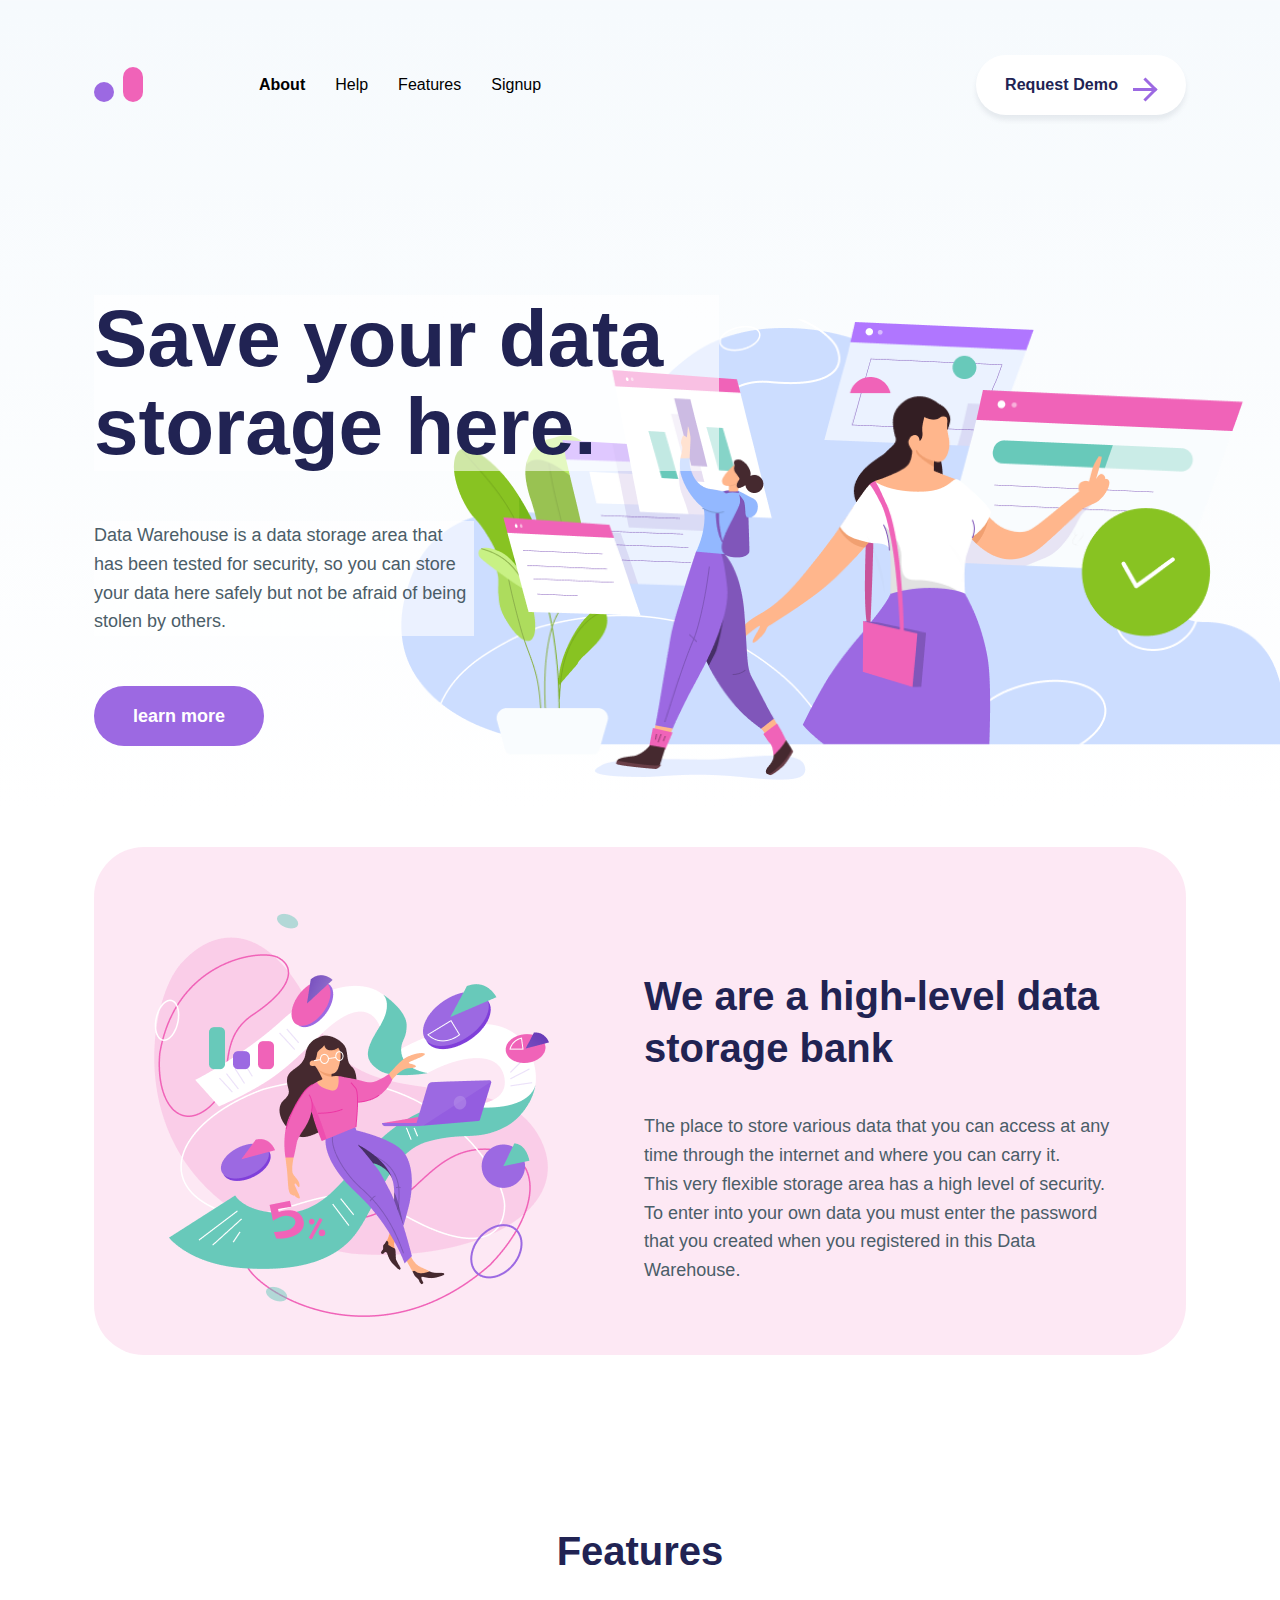
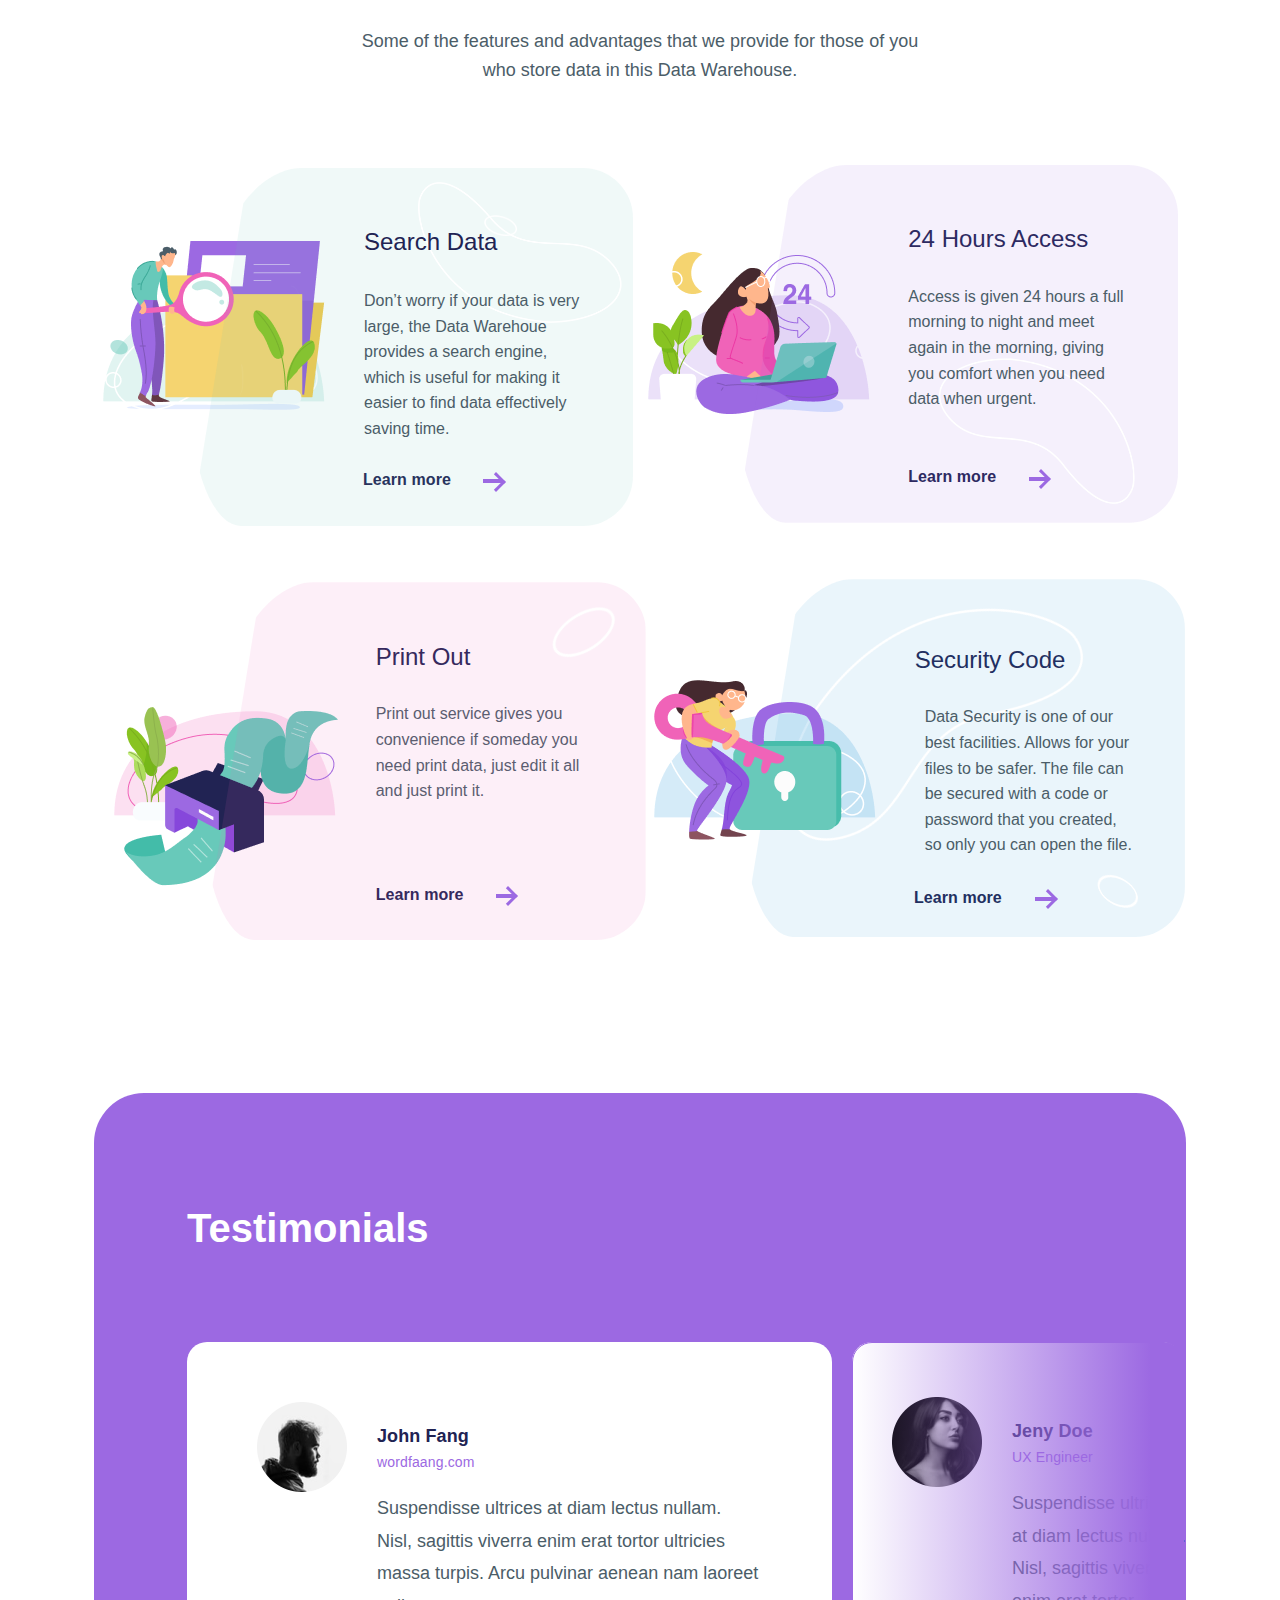
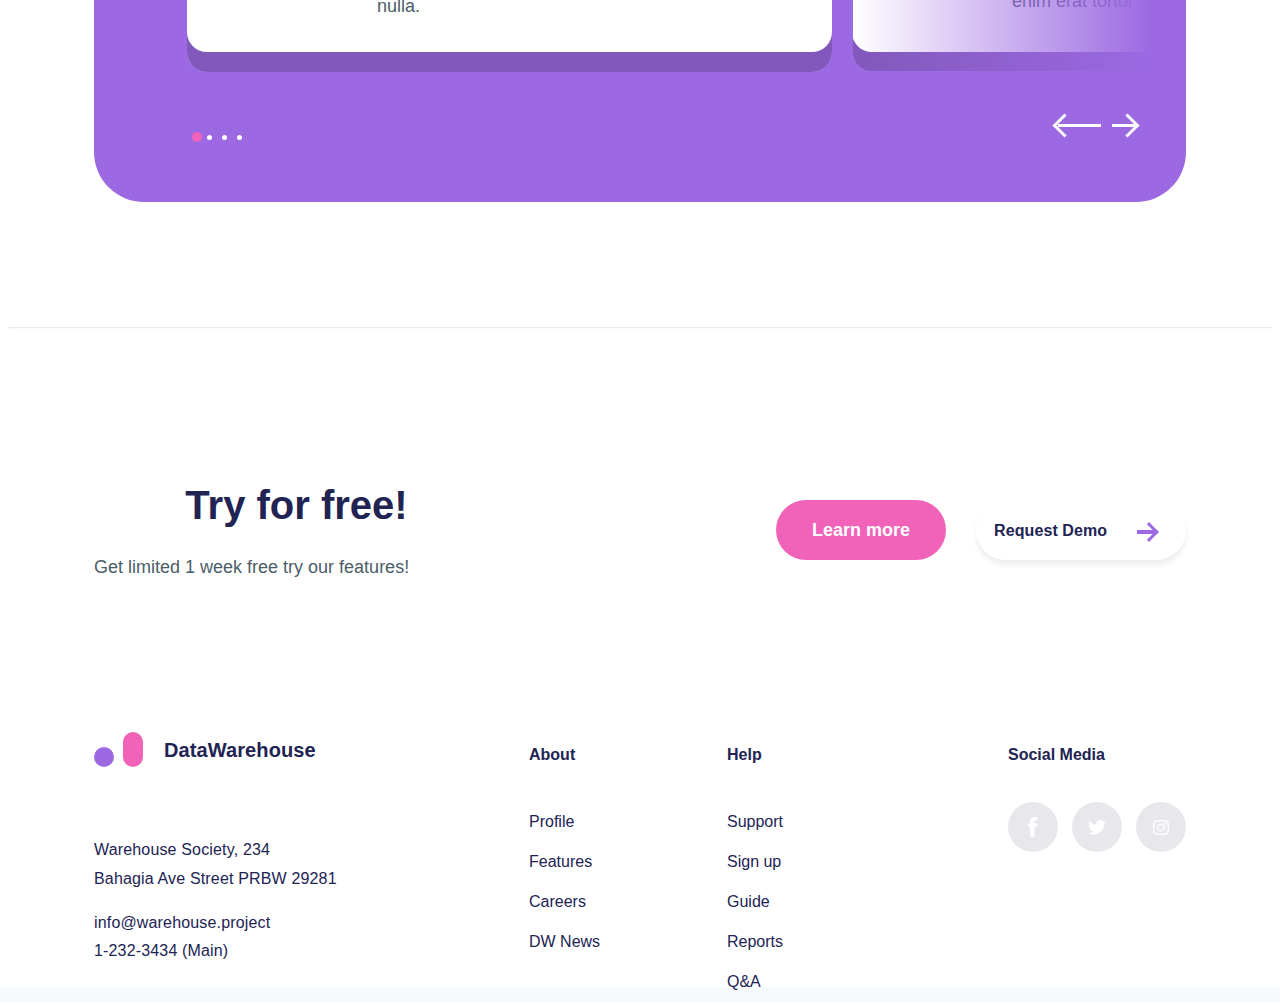
<file: index.html>
<!DOCTYPE html>
<html lang="en">
<head>
    <meta charset="UTF-8">
    <meta http-equiv="X-UA-Compatible" content="IE=edge">
    <meta name="viewport" content="width=device-width, initial-scale=1.0">
    <link rel="icon" type="image/png" href="./favicon.png">
    <link rel="stylesheet" href="./style.css">
    <title>Tom N. | HTML & CSS Engineer Mini Project</title>
</head>
<body>
    
    <nav class="navbar flex">
        <span class="navbar__dot1"></span>
        <span class="navbar__dot2"></span>
        <section class="navbar__logo">
            <span class="navbar__logo__dot1"></span>
            <span class="navbar__logo__dot2"></span>
        </section>
        <ul class="navbar__list">
            <li class="navbar__item navbar__item_active"><a class="navbar__item__link" href="About.html">About</a></li>
            <li class="navbar__item">
                <a class="navbar__item__link" href="#">Help</a>
            </li>
            <li class="navbar__item">
                <a class="navbar__item__link" href="#features">Features</a>
            </li>
            <li class="navbar__item">
                <a class="navbar__item__link" href="#">Signup</a>
            </li>
            <li class="navbar__item2"><a class="navbar__link" href="#">
                
                <button class="navbar__item2__linkButton">Request Demo
                    <Section class="navbar__item2__buttonArrow">
                        <span class="navbar__item2__buttonArrowLine"></span>
                        <span class="navbar__item2__buttonArrow1"></span>
                    </Section>    
                </button>
            </a>
                
            </li>
        </ul>
        <section class="navbar__button">
            <Section class="navbar__buttonArrow">
                <span class="navbar__buttonText">Request Demo</span>
                <span class="navbar__buttonArrowLine"></span>
                <span class="navbar__buttonArrow1"></span>
            </Section>
                <a class="navbar__link" href="#"><button class="navbar__link__button"></button></a>
        </section>
    </nav>


    <div class="container1">
        <img class="container1__img" src="./img/container1.png" alt="a person being able to click on many graphs">
        <span class="container1__header">Save your data storage here.</span>
        <span class="container1__text">Data Warehouse is a data storage area that has been tested for security, so you can store your data here safely but not be afraid of being stolen by others.</span>
        <a class="container1__learnMore" href="#"><button class="container1__learnMore__button">learn more</button></a>
    </div>

    <div class="container2">
        <img class="container2__img" src="./img/container2.png" alt="A person surrounded by many mathematic shapes">
        <span class="container2__header">We are a high-level data storage bank</span>
        <div class="container2__text">The place to store various data that you can access at any time through the internet and where you can carry it. <br>This very flexible storage area has a high level of security. To enter into your own data you must enter the password that you created when you registered in this Data Warehouse.</div>
    </div>

    <div class="container3">
        <span class="container3__header" id="features">Features</span>
        <span class="container3__text">Some of the features and advantages that we provide for those of you who store data in this Data Warehouse.</span>
    </div>

    <section class="container4 ">

        <div class="searchData">
            <img class="searchData__img" src="./img/searchData.png" alt="A person with a big magnifying glass looking through a computer folder">
        <span class="searchData__header">Search Data</span>
        <span class="searchData__text">Don’t worry if your data is very large, the Data Warehoue provides a search engine, which is useful for making it easier to find data effectively saving time.</span>
        <span class="searchData__roundedTrapezoid"></span>
        <img class="searchData__img2" src="./img/vector.png" alt="a white eclipse shape">
        <img class="searchData__img3" src="./img/ellipse.png" alt="a white smaller eclipse shape">
        <a class="searchData__link" href="#">Learn more</a>
        <span class="searchData__buttonArrow1"></span>
        <span class="searchData__buttonArrowLine"></span>
        </div>
        
        <div class="hoursAccess">
            <img class="hoursAccess__img" src="./img/hoursAccess.png" alt="A person with a big magnifying glass looking through a computer folder">
            <span class="hoursAccess__header">24 Hours Access</span>
            <span class="hoursAccess__text">Access is given 24 hours a full morning to night and meet again in the morning, giving you comfort when you need data when urgent.</span>
            <span class="hoursAccess__roundedTrapezoid"></span>
            <img class="hoursAccess__img2" src="./img/vector.png" alt="a white eclipse shape">
            <a class="hoursAccess__link" href="#">Learn more</a>
            <span class="hoursAccess__buttonArrow1"></span>
            <span class="hoursAccess__buttonArrowLine"></span>
        </div>

        <div class="printOut">
            <img class="printOut__img" src="./img/printOut.png" alt="A person with a big magnifying glass looking through a computer folder">
            <span class="printOut__header">Print Out</span>
            <span class="printOut__text">Print out service gives you convenience if someday
                you need print data, just edit it all and just print it.</span>
                <span class="printOut__roundedTrapezoid"></span>
                <img class="printOut__img2" src="./img/ellipse.png" alt="a white smaller eclipse shape">
                <a class="printOut__link" href="#">Learn more</a>
                <span class="printOut__buttonArrow1"></span>
                <span class="printOut__buttonArrowLine"></span>
            </div>
            
            <div class="securityCode">
            <img class="securityCode__img" src="./img/securityCode.png" alt="A person with a big magnifying glass looking through a computer folder">
            <span class="securityCode__header">Security Code</span>
            <span class="securityCode__text">Data Security is one of our best facilities. Allows for your files
                to be safer. The file can be secured with a code or password that 
                you created, so only you can open the file.</span>
                <span class="securityCode__roundedTrapezoid"></span>
                <img class="securityCode__img2" src="./img/vector.png" alt="a white eclipse shape">
                <img class="securityCode__img3" src="./img/ellipse.png" alt="a white smaller eclipse shape">
                <a class="securityCode__link" href="#">Learn more</a>
                <span class="securityCode__buttonArrow1"></span>
                <span class="securityCode__buttonArrowLine"></span>
            </div>
        </section>
            
        
    <div class="container5">
        <span class="container5__header">Testimonials</span>
        <Section class="container5__buttonArrow">
            <span class="container5__buttonArrow1"></span>
            <span class="container5__buttonArrowLine"></span>
            <span class="container5__buttonArrow2"></span>
            <span class="container5__buttonArrowLine2"></span>
        </Section>
        <span class="container5__users">
            <img class="container5__users__img" src="./img/john_fang.png" alt="user profile picture">
            <span class="container5__users__name">John Fang </span>
            <span class="container5__users__position">wordfaang.com</span>
            <div class="container5__users__text">Suspendisse ultrices at diam lectus nullam. <br>Nisl, sagittis viverra enim erat tortor ultricies massa turpis. Arcu pulvinar aenean nam laoreet nulla.</div>
        </span>
        <span class="container5__users2Background"></span>
        <span class="container5__users2">
            <img class="container5__users2__img" src="./img/jeny_doe.png" alt="user profile picture">
            <span class="container5__users2__name">Jeny Doe</span>
            <span class="container5__users2__position">UX Engineer</span>
            <span class="container5__users2__text">Suspendisse ultrices at diam lectus nullam. Nisl, sagittis viverra enim erat tortor</span>
        </span>
        <span class="container5__ellipse">
            <span class="container5__ellipse__dot1"></span>
            <span class="container5__ellipse__dot2"></span>
            <span class="container5__ellipse__dot3"></span>
            <span class="container5__ellipse__dot4"></span>
        </span>
    </div>
    <hr>
    <footer class="footer">
        <span class="footer__line"></span>
        <span class="footer__free">Try for free!</span>
        <span class="footer__freeText">Get limited 1 week free try our features!</span>
        <section class="footer__buttons">
            <a href="#" class="footer__buttons__learnMore">Learn more</a>
            <a href="#" class="footer__buttons__requestDemo">&nbsp&nbsp&nbsp Request Demo</a>
            <span class="footer__buttons__arrowLine"></span>
            <span class="footer__buttons__arrow"></span>
        </section>
        <span class="footer__dot1"></span>
        <span class="footer__dot2"></span>
        <span class="footer__company">DataWarehouse</span>
        <span class="footer__address">Warehouse Society, 234 <br> Bahagia Ave Street PRBW 29281
            </span>
        <span class="footer__phone">info@warehouse.project<br>
            1-232-3434 (Main)</span>
        <span class="footer__about">About</span>
        <span class="footer__help">Help</span>
        <span class="footer__aboutLinks">
            <ul class="footer__aboutLinks__list">
                <li class="footer__aboutLinks__item">
                    <a class="footer__aboutLinks__item__link" href="#">Profile</a></li>
                <li class="footer__aboutLinks__item">
                    <a class="footer__aboutLinks__item__link" href="#">Features</a></li>
                <li class="footer__aboutLinks__item">
                    <a class="footer__aboutLinks__item__link" href="#">Careers</a></li>
                <li class="footer__aboutLinks__item">
                    <a class="footer__aboutLinks__item__link" href="#">DW News</a></li>
            </ul>
        </span>
        <span class="footer__helpLinks">
            <ul class="footer__helpLinks__list">
                <li class="footer__helpLinks__item"><a class="footer__helpLinks__item__link" href="#">Support</a></li>
                <li class="footer__helpLinks__item"><a class="footer__helpLinks__item__link" href="#">Sign up</a></li>
                <li class="footer__helpLinks__item"><a class="footer__helpLinks__item__link" href="#">Guide</a></li>
                <li class="footer__helpLinks__item"><a class="footer__helpLinks__item__link" href="#">Reports</a></li>
                <li class="footer__helpLinks__item"><a class="footer__helpLinks__item__link" href="#">Q&A</a></li>
            </ul>
        </span>
        <section class="footer__socialMedia">
            <span class="footer__socialMedia__header">Social Media</span>
            <section class="footer__socialMedia__icons">
                <span class="footer__socialMedia__facebook"></span>
                <span class="footer__socialMedia__twitter"></span>
                <span class="footer__socialMedia__instagram"></span>
            </section>
        </section>
    </footer>
</body>
<script src="main.js"></script>
</html>
</file>
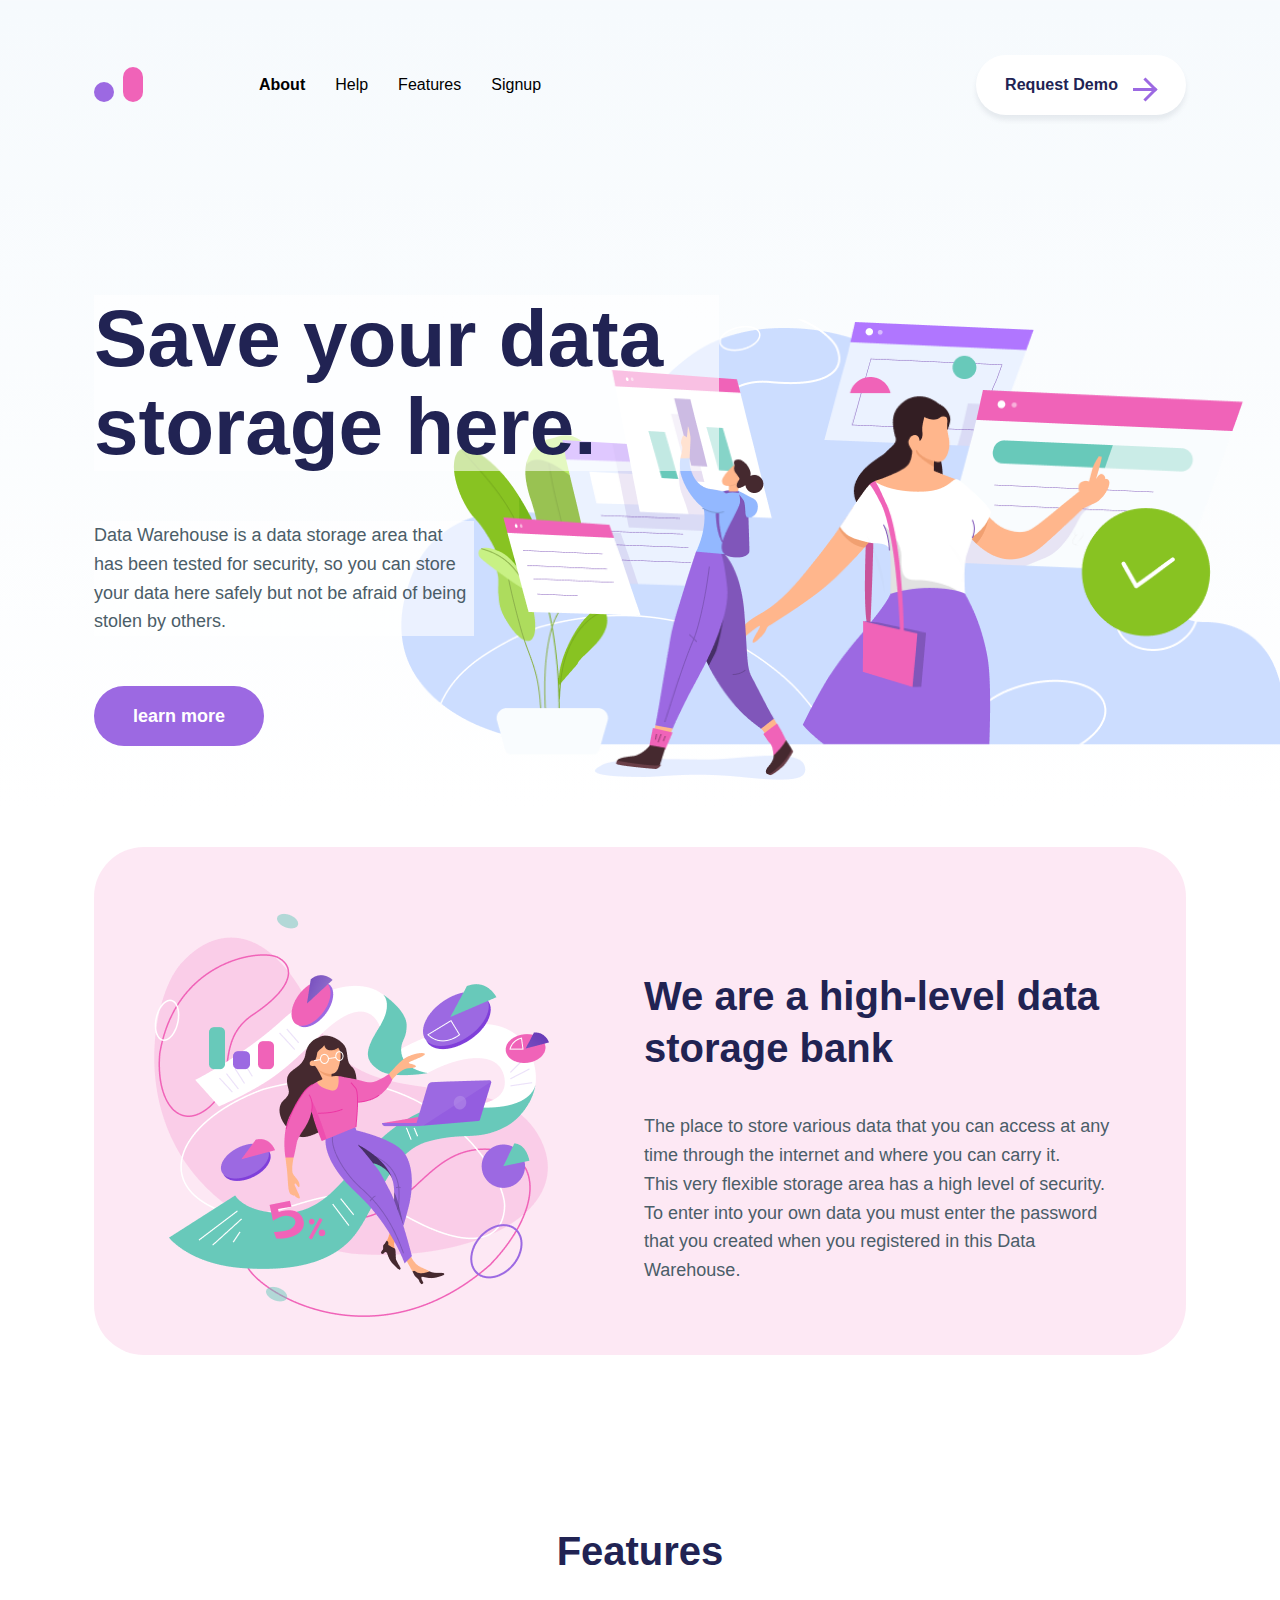
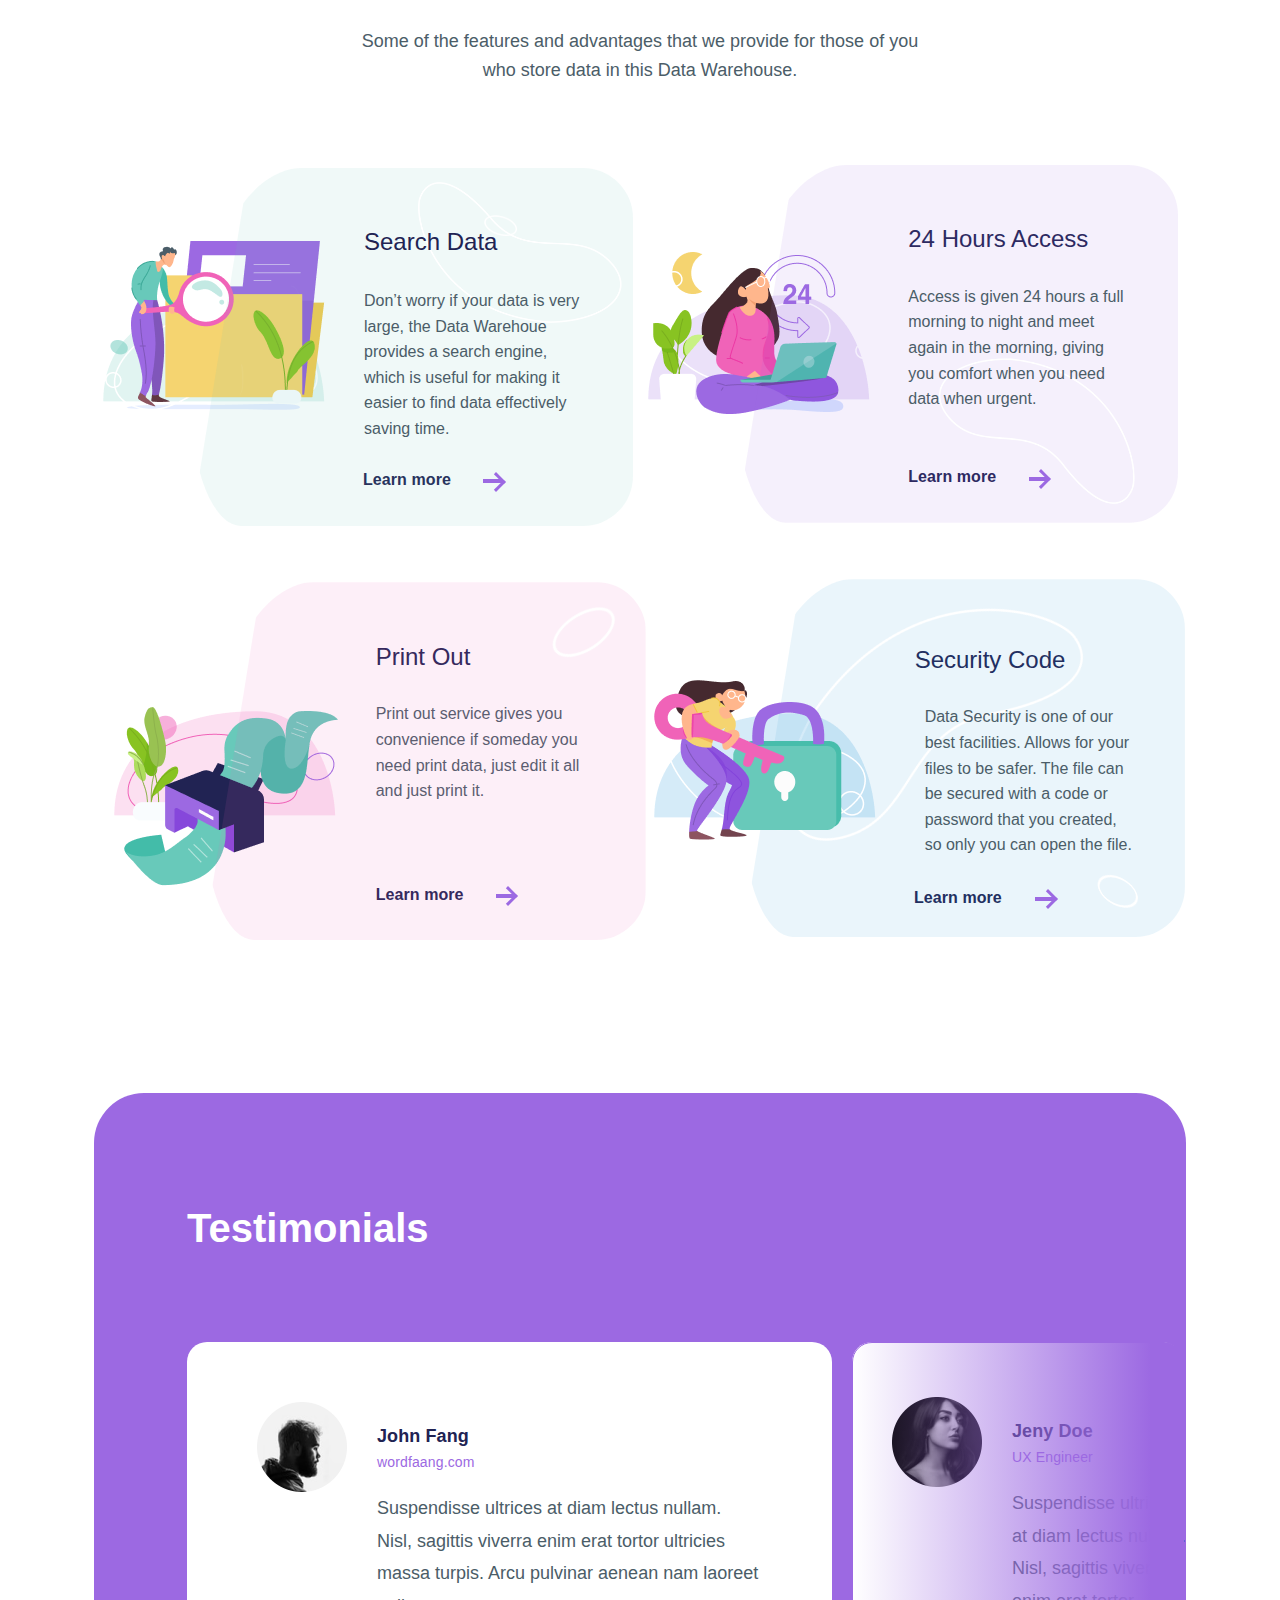
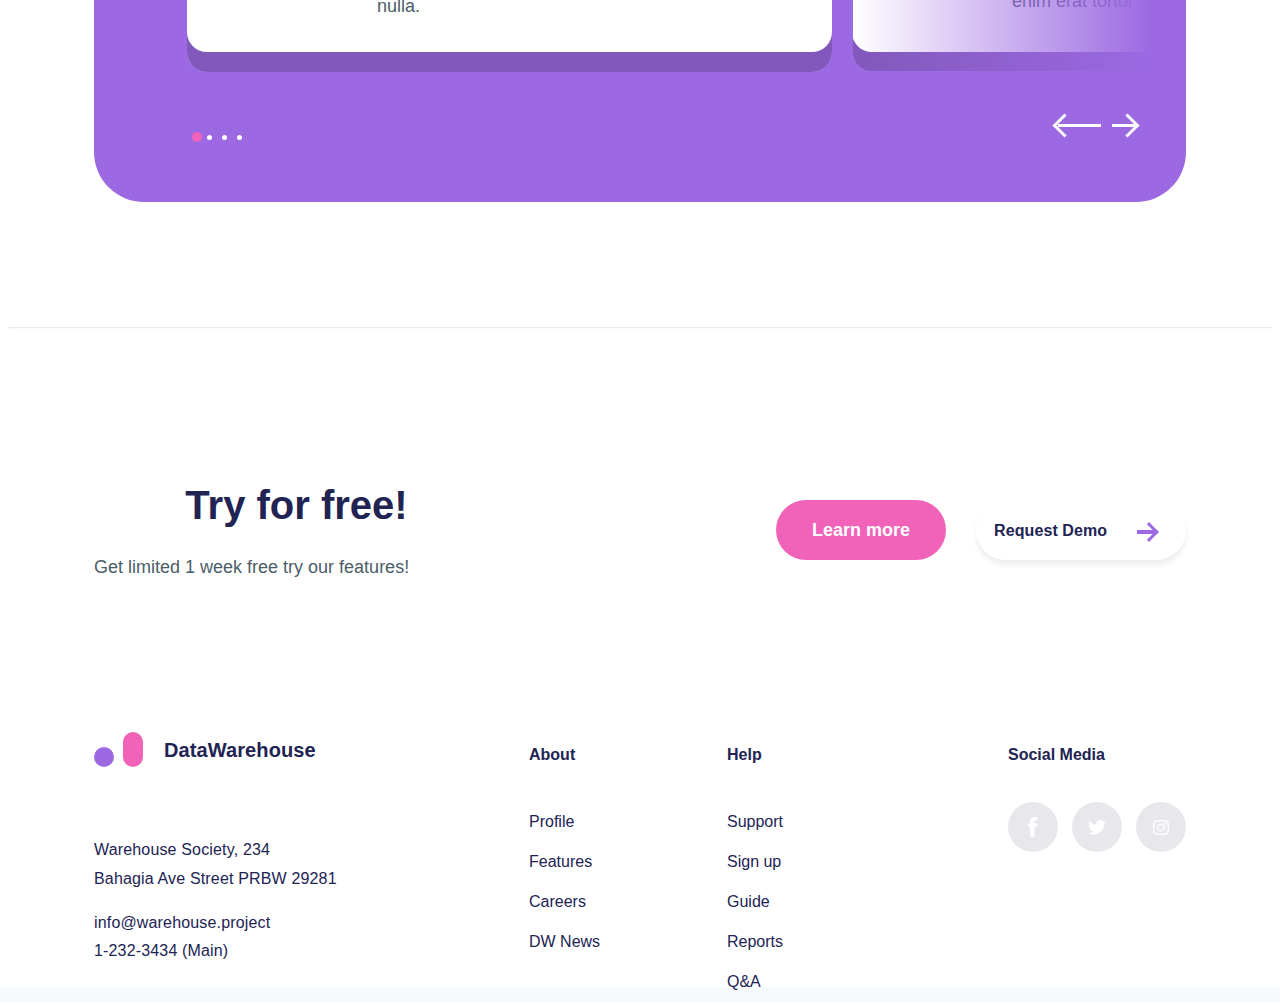
<file: About.html>
<!DOCTYPE html>
<html lang="en">
<head>
    <meta charset="UTF-8">
    <meta http-equiv="X-UA-Compatible" content="IE=edge">
    <meta name="viewport" content="width=device-width, initial-scale=1.0">
    <link rel="icon" type="image/png" href="./favicon.png">
    <link rel="stylesheet" href="./style.css">
    <title>Tom N. | HTML & CSS Engineer Mini Project</title>
</head>
<body>
    
    <nav class="navbar flex">
        <span class="navbar__dot1"></span>
        <span class="navbar__dot2"></span>
        <section class="navbar__logo">
            <span class="navbar__logo__dot1"></span>
            <span class="navbar__logo__dot2"></span>
        </section>
        <ul class="navbar__list">
            <li class="navbar__item navbar__item_active"><a class="navbar__item__link" href="#">About</a></li>
            <li class="navbar__item">
                <a class="navbar__item__link" href="#">Help</a>
            </li>
            <li class="navbar__item">
                <a class="navbar__item__link" href="#features">Features</a>
            </li>
            <li class="navbar__item">
                <a class="navbar__item__link" href="#">Signup</a>
            </li>
            <li class="navbar__item2"><a class="navbar__link" href="#">
                
                <button class="navbar__item2__linkButton">Request Demo
                    <Section class="navbar__item2__buttonArrow">
                        <span class="navbar__item2__buttonArrowLine"></span>
                        <span class="navbar__item2__buttonArrow1"></span>
                    </Section>    
                </button>
            </a>
                
            </li>
        </ul>
        <section class="navbar__button">
            <Section class="navbar__buttonArrow">
                <span class="navbar__buttonText">Request Demo</span>
                <span class="navbar__buttonArrowLine"></span>
                <span class="navbar__buttonArrow1"></span>
            </Section>
                <a class="navbar__link" href="#"><button class="navbar__link__button"></button></a>
        </section>
    </nav>


    <div class="container1">
        <img class="container1__img" src="./img/container1.png" alt="a person being able to click on many graphs">
        <span class="container1__header">Save your data storage here.</span>
        <span class="container1__text">Data Warehouse is a data storage area that has been tested for security, so you can store your data here safely but not be afraid of being stolen by others.</span>
        <a class="container1__learnMore" href="#"><button class="container1__learnMore__button">learn more</button></a>
    </div>

    <div class="container2">
        <img class="container2__img" src="./img/container2.png" alt="A person surrounded by many mathematic shapes">
        <span class="container2__header">We are a high-level data storage bank</span>
        <div class="container2__text">The place to store various data that you can access at any time through the internet and where you can carry it. <br>This very flexible storage area has a high level of security. To enter into your own data you must enter the password that you created when you registered in this Data Warehouse.</div>
    </div>

    <div class="container3">
        <span class="container3__header" id="features">Features</span>
        <span class="container3__text">Some of the features and advantages that we provide for those of you who store data in this Data Warehouse.</span>
    </div>

    <section class="container4 ">

        <div class="searchData">
            <img class="searchData__img" src="./img/searchData.png" alt="A person with a big magnifying glass looking through a computer folder">
        <span class="searchData__header">Search Data</span>
        <span class="searchData__text">Don’t worry if your data is very large, the Data Warehoue provides a search engine, which is useful for making it easier to find data effectively saving time.</span>
        <span class="searchData__roundedTrapezoid"></span>
        <img class="searchData__img2" src="./img/vector.png" alt="a white eclipse shape">
        <img class="searchData__img3" src="./img/ellipse.png" alt="a white smaller eclipse shape">
        <a class="searchData__link" href="#">Learn more</a>
        <span class="searchData__buttonArrow1"></span>
        <span class="searchData__buttonArrowLine"></span>
        </div>
        
        <div class="hoursAccess">
            <img class="hoursAccess__img" src="./img/hoursAccess.png" alt="A person with a big magnifying glass looking through a computer folder">
            <span class="hoursAccess__header">24 Hours Access</span>
            <span class="hoursAccess__text">Access is given 24 hours a full morning to night and meet again in the morning, giving you comfort when you need data when urgent.</span>
            <span class="hoursAccess__roundedTrapezoid"></span>
            <img class="hoursAccess__img2" src="./img/vector.png" alt="a white eclipse shape">
            <a class="hoursAccess__link" href="#">Learn more</a>
            <span class="hoursAccess__buttonArrow1"></span>
            <span class="hoursAccess__buttonArrowLine"></span>
        </div>

        <div class="printOut">
            <img class="printOut__img" src="./img/printOut.png" alt="A person with a big magnifying glass looking through a computer folder">
            <span class="printOut__header">Print Out</span>
            <span class="printOut__text">Print out service gives you convenience if someday
                you need print data, just edit it all and just print it.</span>
                <span class="printOut__roundedTrapezoid"></span>
                <img class="printOut__img2" src="./img/ellipse.png" alt="a white smaller eclipse shape">
                <a class="printOut__link" href="#">Learn more</a>
                <span class="printOut__buttonArrow1"></span>
                <span class="printOut__buttonArrowLine"></span>
            </div>
            
            <div class="securityCode">
            <img class="securityCode__img" src="./img/securityCode.png" alt="A person with a big magnifying glass looking through a computer folder">
            <span class="securityCode__header">Security Code</span>
            <span class="securityCode__text">Data Security is one of our best facilities. Allows for your files
                to be safer. The file can be secured with a code or password that 
                you created, so only you can open the file.</span>
                <span class="securityCode__roundedTrapezoid"></span>
                <img class="securityCode__img2" src="./img/vector.png" alt="a white eclipse shape">
                <img class="securityCode__img3" src="./img/ellipse.png" alt="a white smaller eclipse shape">
                <a class="securityCode__link" href="#">Learn more</a>
                <span class="securityCode__buttonArrow1"></span>
                <span class="securityCode__buttonArrowLine"></span>
            </div>
        </section>
            
        
    <div class="container5">
        <span class="container5__header">Testimonials</span>
        <Section class="container5__buttonArrow">
            <span class="container5__buttonArrow1"></span>
            <span class="container5__buttonArrowLine"></span>
            <span class="container5__buttonArrow2"></span>
            <span class="container5__buttonArrowLine2"></span>
        </Section>
        <span class="container5__users">
            <img class="container5__users__img" src="./img/john_fang.png" alt="user profile picture">
            <span class="container5__users__name">John Fang </span>
            <span class="container5__users__position">wordfaang.com</span>
            <div class="container5__users__text">Suspendisse ultrices at diam lectus nullam. <br>Nisl, sagittis viverra enim erat tortor ultricies massa turpis. Arcu pulvinar aenean nam laoreet nulla.</div>
        </span>
        <span class="container5__users2Background"></span>
        <span class="container5__users2">
            <img class="container5__users2__img" src="./img/jeny_doe.png" alt="user profile picture">
            <span class="container5__users2__name">Jeny Doe</span>
            <span class="container5__users2__position">UX Engineer</span>
            <span class="container5__users2__text">Suspendisse ultrices at diam lectus nullam. Nisl, sagittis viverra enim erat tortor</span>
        </span>
        <span class="container5__ellipse">
            <span class="container5__ellipse__dot1"></span>
            <span class="container5__ellipse__dot2"></span>
            <span class="container5__ellipse__dot3"></span>
            <span class="container5__ellipse__dot4"></span>
        </span>
    </div>
    <hr>
    <footer class="footer">
        <span class="footer__line"></span>
        <span class="footer__free">Try for free!</span>
        <span class="footer__freeText">Get limited 1 week free try our features!</span>
        <section class="footer__buttons">
            <a href="#" class="footer__buttons__learnMore">Learn more</a>
            <a href="#" class="footer__buttons__requestDemo">&nbsp&nbsp&nbsp Request Demo</a>
            <span class="footer__buttons__arrowLine"></span>
            <span class="footer__buttons__arrow"></span>
        </section>
        <span class="footer__dot1"></span>
        <span class="footer__dot2"></span>
        <span class="footer__company">DataWarehouse</span>
        <span class="footer__address">Warehouse Society, 234 <br> Bahagia Ave Street PRBW 29281
            </span>
        <span class="footer__phone">info@warehouse.project<br>
            1-232-3434 (Main)</span>
        <span class="footer__about">About</span>
        <span class="footer__help">Help</span>
        <span class="footer__aboutLinks">
            <ul class="footer__aboutLinks__list">
                <li class="footer__aboutLinks__item">
                    <a class="footer__aboutLinks__item__link" href="#">Profile</a></li>
                <li class="footer__aboutLinks__item">
                    <a class="footer__aboutLinks__item__link" href="#">Features</a></li>
                <li class="footer__aboutLinks__item">
                    <a class="footer__aboutLinks__item__link" href="#">Careers</a></li>
                <li class="footer__aboutLinks__item">
                    <a class="footer__aboutLinks__item__link" href="#">DW News</a></li>
            </ul>
        </span>
        <span class="footer__helpLinks">
            <ul class="footer__helpLinks__list">
                <li class="footer__helpLinks__item"><a class="footer__helpLinks__item__link" href="#">Support</a></li>
                <li class="footer__helpLinks__item"><a class="footer__helpLinks__item__link" href="#">Sign up</a></li>
                <li class="footer__helpLinks__item"><a class="footer__helpLinks__item__link" href="#">Guide</a></li>
                <li class="footer__helpLinks__item"><a class="footer__helpLinks__item__link" href="#">Reports</a></li>
                <li class="footer__helpLinks__item"><a class="footer__helpLinks__item__link" href="#">Q&A</a></li>
            </ul>
        </span>
        <section class="footer__socialMedia">
            <span class="footer__socialMedia__header">Social Media</span>
            <section class="footer__socialMedia__icons">
                <span class="footer__socialMedia__facebook"></span>
                <span class="footer__socialMedia__twitter"></span>
                <span class="footer__socialMedia__instagram"></span>
            </section>
        </section>
    </footer>
</body>
<script src="main.js"></script>
</html>
</file>
<file: style.css>
html {
  scroll-behavior: smooth;
}

body {
  font-family: "Avenir", sans-serif;
  font-weight: 500;
  position: relative;
  background: -webkit-gradient(linear, left top, left bottom, from(#F6FAFD), color-stop(19.4%, #FFFFFF));
  background: linear-gradient(180deg, #F6FAFD 0%, #FFFFFF 19.4%);
}

@media screen and (min-width: 1600px) {
  body {
    max-width: 1600px;
    width: 80vw;
    height: 4350px;
  }
}

@media screen and (min-width: 1600px) {
  .navbar__dot1 {
    position: absolute;
    left: 240px;
    top: 74px;
    height: 20px;
    width: 20px;
    background-color: #9c69e2;
    border-radius: 20px;
  }
  .navbar__dot2 {
    position: absolute;
    left: 269px;
    top: 59px;
    height: 35px;
    width: 20px;
    background-color: #f063b8;
    border-radius: 20px;
  }
  .navbar__list {
    margin: 0;
    padding: 0;
    list-style: none;
  }
  .navbar__item {
    position: absolute;
    color: #4B5D68;
    line-height: 160%;
    top: 64px;
    height: 26px;
  }
  .navbar__item_active {
    font-weight: 800;
    position: absolute;
    left: 410px;
    top: 62px;
    height: 30px;
    width: 53px;
    color: #212352;
  }
  .navbar__item:nth-child(2) {
    width: 35px;
    left: 503px;
  }
  .navbar__item:nth-child(3) {
    width: 63px;
    left: 578px;
  }
  .navbar__item:nth-child(4) {
    width: 51px;
    left: 681px;
  }
  .navbar__item__link {
    text-decoration: none;
    color: black;
    font-size: 16px;
    font-style: normal;
  }
  .navbar__link__button {
    position: absolute;
    left: 1150px;
    top: 47px;
    height: 60px;
    width: 210px;
    background: #FFFFFF;
    border: none;
    -webkit-box-shadow: 0px 5px 5px rgba(75, 93, 104, 0.1);
            box-shadow: 0px 5px 5px rgba(75, 93, 104, 0.1);
    border-radius: 50px;
  }
  .navbar__buttonText {
    position: absolute;
    left: 1179px;
    top: 64px;
    height: 26px;
    width: 152px;
    z-index: 2;
    text-decoration: none;
    font-family: "Avenir", sans-serif;
    font-style: normal;
    font-weight: 800;
    font-size: 16px;
    line-height: 160%;
    display: -webkit-box;
    display: -ms-flexbox;
    display: flex;
    -webkit-box-align: center;
        -ms-flex-align: center;
            align-items: center;
    letter-spacing: 0.005em;
    color: #212353;
  }
  .navbar__buttonArrow1 {
    position: absolute;
    left: 1329px;
    top: 72px;
    height: 14px;
    width: 14px;
    border: 2px solid #9c69e2;
    -webkit-box-sizing: border-box;
            box-sizing: border-box;
    border-width: 0 3px 3px 0;
    -webkit-transform: rotate(-45deg);
            transform: rotate(-45deg);
    z-index: 3;
  }
  .navbar__buttonArrowLine {
    position: absolute;
    left: 1324px;
    top: 77px;
    height: 0px;
    width: 20px;
    z-index: 3;
    background-color: #9c69e2;
    border: 2px solid #9c69e2;
    -webkit-box-sizing: border-box;
            box-sizing: border-box;
    -webkit-transform: rotate(0deg);
            transform: rotate(0deg);
  }
  .container1__header {
    position: absolute;
    left: 240px;
    top: 237px;
    height: 184px;
    width: 645px;
    font-family: "Helvetica", sans-serif;
    font-style: normal;
    font-weight: bold;
    font-size: 80px;
    line-height: 110%;
    display: -webkit-box;
    display: -ms-flexbox;
    display: flex;
    -webkit-box-align: center;
        -ms-flex-align: center;
            align-items: center;
    color: #212353;
  }
  .container1__text {
    position: absolute;
    left: 240px;
    top: 471px;
    height: 120px;
    width: 380px;
    font-family: "Avenir", sans-serif;
    font-style: normal;
    line-height: 160%;
    color: #4B5D68;
    font-weight: 500;
    font-size: 18px;
  }
  .container1__img {
    position: absolute;
    left: 603px;
    top: 333px;
    height: 468px;
    width: 885px;
  }
  .container1__learnMore__button {
    position: absolute;
    left: 240px;
    top: 641px;
    height: 60px;
    width: 170px;
    border: none;
    background: #9c69e2;
    border-radius: 50px;
    font-family: "Avenir", sans-serif;
    font-style: normal;
    font-size: 18px;
    -webkit-box-align: center;
        -ms-flex-align: center;
            align-items: center;
    text-align: center;
    color: #FFFFFF;
    font-weight: 800;
  }
  .container2 {
    position: absolute;
    left: 240px;
    top: 903.18px;
    height: 560px;
    width: 1117px;
    background: rgba(240, 99, 184, 0.15);
    border-radius: 50px;
  }
  .container2__header {
    position: absolute;
    left: 550px;
    top: 125px;
    height: 100px;
    width: 475px;
    font-family: "Helvetica", sans-serif;
    font-style: normal;
    font-weight: normal;
    font-size: 24px;
    line-height: 130%;
    display: -webkit-box;
    display: -ms-flexbox;
    display: flex;
    -webkit-box-align: center;
        -ms-flex-align: center;
            align-items: center;
    color: #212353;
    font-weight: bold;
    font-size: 40px;
  }
  .container2__text {
    position: absolute;
    left: 550px;
    top: 265px;
    height: 170px;
    width: 474px;
    font-family: "Avenir", sans-serif;
    font-style: normal;
    line-height: 160%;
    color: #4B5D68;
    font-weight: 500;
    font-size: 18px;
  }
  .container2__img {
    position: absolute;
    left: 11px;
    top: 31.82px;
    height: 504px;
    width: 477px;
  }
  .container3 {
    position: absolute;
    left: 507.29px;
    top: 1613px;
    height: 160px;
    width: 584px;
  }
  .container3__header {
    position: absolute;
    left: 89px;
    top: 0px;
    height: 52px;
    width: 405px;
    font-family: "Helvetica", sans-serif;
    font-style: normal;
    font-weight: bold;
    line-height: 130%;
    -webkit-box-align: center;
        -ms-flex-align: center;
            align-items: center;
    text-align: center;
    color: #212353;
    font-size: 40px;
  }
  .container3__text {
    position: absolute;
    width: 584px;
    top: 120px;
    font-family: "Avenir", sans-serif;
    font-style: normal;
    line-height: 160%;
    color: #4B5D68;
    font-weight: 500;
    font-size: 18px;
    text-align: center;
  }
  .container5 {
    position: absolute;
    left: 242px;
    top: 2789px;
    height: 709px;
    width: 1118px;
    background: #9c69e2;
    border-radius: 50px;
  }
  .container5__header {
    position: absolute;
    left: 93px;
    top: 109px;
    height: 52px;
    width: 405px;
    z-index: 2;
    font-family: "Helvetica", sans-serif;
    font-style: normal;
    font-weight: bold;
    line-height: 130%;
    -webkit-box-align: center;
        -ms-flex-align: center;
            align-items: center;
    text-align: center;
    color: #212353;
    font-size: 40px;
    display: -webkit-box;
    display: -ms-flexbox;
    display: flex;
    color: white;
  }
  .container5__buttonArrow1 {
    position: absolute;
    left: 962px;
    top: 632px;
    height: 14px;
    width: 14px;
    border: 2px solid white;
    -webkit-box-sizing: border-box;
            box-sizing: border-box;
    border-width: 0 3px 3px 0;
    -webkit-transform: rotate(135deg);
            transform: rotate(135deg);
    z-index: 3;
  }
  .container5__buttonArrowLine2 {
    position: absolute;
    left: 1022px;
    top: 637px;
    height: 0px;
    width: 20px;
    z-index: 3;
    background-color: white;
    border: 2px solid white;
    -webkit-box-sizing: border-box;
            box-sizing: border-box;
    -webkit-transform: rotate(-180deg);
            transform: rotate(-180deg);
  }
  .container5__buttonArrow2 {
    position: absolute;
    left: 1029px;
    top: 632px;
    height: 14px;
    width: 14px;
    border: 2px solid white;
    -webkit-box-sizing: border-box;
            box-sizing: border-box;
    border-width: 0 3px 3px 0;
    -webkit-transform: rotate(-45deg);
            transform: rotate(-45deg);
    z-index: 3;
  }
  .container5__buttonArrowLine {
    position: absolute;
    left: 962px;
    top: 637px;
    height: 0px;
    width: 40px;
    z-index: 3;
    background-color: white;
    border: 2px solid white;
    -webkit-box-sizing: border-box;
            box-sizing: border-box;
    -webkit-transform: rotate(-180deg);
            transform: rotate(-180deg);
  }
  .container5__users {
    position: absolute;
    left: 93px;
    top: 249px;
    height: 330px;
    width: 645px;
    background: #FFFFFF;
    -webkit-box-shadow: inset 0px -20px 0px rgba(74, 13, 158, 0.692);
            box-shadow: inset 0px -20px 0px rgba(74, 13, 158, 0.692);
    border-radius: 20px;
  }
}

@media screen and (min-width: 1600px) and (max-width: 575px) {
  .container5__users {
    left: 25px;
  }
}

@media screen and (min-width: 1600px) {
  .container5__users__text {
    position: absolute;
    left: 190px;
    top: 150px;
    height: 130px;
    width: 385px;
    z-index: 3;
    font-family: "Avenir", sans-serif;
    font-style: normal;
    line-height: 160%;
    color: #4B5D68;
    font-weight: normal;
    font-size: 18px;
    line-height: 180%;
  }
}

@media screen and (min-width: 1600px) and (min-width: 576px) and (max-width: 767px) {
  .container5__users__text {
    font-size: 2vw;
    height: auto;
    width: 40vw;
    left: 140px;
  }
}

@media screen and (min-width: 1600px) and (max-width: 575px) {
  .container5__users__text {
    font-size: 2vw;
    height: auto;
    width: 40vw;
    left: 140px;
  }
}

@media screen and (min-width: 1600px) and (max-width: 575px) {
  .container5__users__text {
    left: 25px;
    top: 175px;
  }
}

@media screen and (min-width: 1600px) {
  .container5__users__name {
    position: absolute;
    left: 190px;
    top: 80px;
    height: 29px;
    width: 170px;
    font-family: "Avenir", sans-serif;
    font-style: normal;
    font-weight: 800;
    font-size: 18px;
    line-height: 160%;
    display: -webkit-box;
    display: -ms-flexbox;
    display: flex;
    -webkit-box-align: center;
        -ms-flex-align: center;
            align-items: center;
    letter-spacing: 0.005em;
    color: #212353;
  }
}

@media screen and (min-width: 1600px) and (max-width: 575px) {
  .container5__users__name {
    left: 50%;
    font-size: 3vw;
  }
}

@media screen and (min-width: 1600px) {
  .container5__users__position {
    position: absolute;
    left: 190px;
    top: 109px;
    height: 22px;
    width: 101px;
    font-family: "Avenir", sans-serif;
    font-style: normal;
    line-height: 160%;
    color: #4B5D68;
    font-weight: 500;
    font-size: 14px;
    display: -webkit-box;
    display: -ms-flexbox;
    display: flex;
    -webkit-box-align: center;
        -ms-flex-align: center;
            align-items: center;
    letter-spacing: 0.01em;
    color: #9c69e2;
  }
}

@media screen and (min-width: 1600px) and (max-width: 575px) {
  .container5__users__position {
    left: 50%;
    font-size: 3vw;
  }
}

@media screen and (min-width: 1600px) {
  .container5__users__img {
    position: absolute;
    left: 70px;
    top: 60px;
    height: 90px;
    width: 90px;
  }
}

@media screen and (min-width: 1600px) and (max-width: 575px) {
  .container5__users__img {
    left: 25px;
    width: 20vw;
    height: auto;
  }
}

@media screen and (min-width: 1600px) {
  .container5__users2 {
    position: absolute;
    left: 758px;
    top: 249px;
    height: 330px;
    width: 358px;
    z-index: 2;
    background: #FFFFFF;
    -webkit-box-shadow: inset 0px -20px 0px rgba(74, 13, 158, 0.692);
            box-shadow: inset 0px -20px 0px rgba(74, 13, 158, 0.692);
    border-radius: 20px;
  }
  .container5__users2__text {
    position: absolute;
    left: 160px;
    top: 145px;
    height: 130px;
    width: 180px;
    z-index: 2;
    font-family: "Avenir", sans-serif;
    font-style: normal;
    line-height: 160%;
    color: #4B5D68;
    font-weight: normal;
    font-size: 18px;
    line-height: 180%;
  }
  .container5__users2__position {
    position: absolute;
    left: 160px;
    top: 104px;
    height: 22px;
    width: 82px;
    font-family: "Avenir", sans-serif;
    font-style: normal;
    line-height: 160%;
    color: #4B5D68;
    font-weight: 500;
    font-size: 14px;
    display: -webkit-box;
    display: -ms-flexbox;
    display: flex;
    -webkit-box-align: center;
        -ms-flex-align: center;
            align-items: center;
    letter-spacing: 0.01em;
    color: #9c69e2;
  }
  .container5__users2__name {
    position: absolute;
    left: 160px;
    top: 75px;
    height: 29px;
    width: 170px;
    font-family: "Avenir", sans-serif;
    font-style: normal;
    font-weight: 800;
    font-size: 18px;
    line-height: 160%;
    display: -webkit-box;
    display: -ms-flexbox;
    display: flex;
    -webkit-box-align: center;
        -ms-flex-align: center;
            align-items: center;
    letter-spacing: 0.005em;
    color: #212353;
  }
  .container5__users2__img {
    position: absolute;
    left: 40px;
    top: 55px;
    height: 90px;
    width: 90px;
  }
  .container5__users2Background {
    position: absolute;
    left: 758px;
    top: 249px;
    height: 330px;
    width: 360px;
    z-index: 5;
    background: -webkit-gradient(linear, right top, left top, color-stop(9.75%, #9c69e2), to(rgba(255, 255, 255, 0)));
    background: linear-gradient(270deg, #9c69e2 9.75%, rgba(255, 255, 255, 0) 100%);
    border: 1px solid #9c69e2;
    -webkit-box-sizing: border-box;
            box-sizing: border-box;
    border-radius: 20px;
  }
  .container5__ellipse {
    position: absolute;
    left: 93px;
    top: 639px;
    height: 10px;
    width: 55px;
  }
  .container5__ellipse__dot1 {
    position: absolute;
    left: 50px;
    top: 3px;
    height: 5px;
    width: 5px;
    border-radius: 50px;
    border: none;
    background: white;
  }
  .container5__ellipse__dot2 {
    position: absolute;
    left: 35px;
    top: 3px;
    height: 5px;
    width: 5px;
    border-radius: 50px;
    border: none;
    background: white;
  }
  .container5__ellipse__dot3 {
    position: absolute;
    left: 20px;
    top: 3px;
    height: 5px;
    width: 5px;
    border-radius: 50px;
    border: none;
    background: white;
  }
  .container5__ellipse__dot4 {
    position: absolute;
    left: 5px;
    top: 0px;
    height: 10px;
    width: 10px;
    border-radius: 50px;
    border: none;
    background: #F063B8;
  }
  .footer {
    position: absolute;
    left: 0px;
    top: 3648px;
    height: 613px;
    width: 1600px;
  }
  .footer__free {
    position: absolute;
    left: 240px;
    top: 102px;
    height: 52px;
    width: 405px;
    font-family: "Helvetica", sans-serif;
    font-style: normal;
    font-weight: bold;
    line-height: 130%;
    -webkit-box-align: center;
        -ms-flex-align: center;
            align-items: center;
    text-align: center;
    color: #212353;
    display: -webkit-box;
    display: -ms-flexbox;
    display: flex;
    font-size: 40px;
  }
  .footer__freeText {
    position: absolute;
    left: 240px;
    top: 174px;
    height: 29px;
    width: 584px;
    font-family: "Avenir", sans-serif;
    font-style: normal;
    line-height: 160%;
    color: #4B5D68;
    font-weight: 500;
    font-size: 18px;
  }
  .footer__buttons {
    position: absolute;
    left: 947px;
    top: 121px;
    height: 60px;
    width: 410px;
  }
  .footer__buttons__learnMore {
    position: absolute;
    left: 0px;
    top: 0px;
    height: 60px;
    width: 170px;
    font-family: "Avenir", sans-serif;
    font-style: normal;
    line-height: 160%;
    color: #4B5D68;
    border-radius: 50px;
    text-decoration: none;
    font-weight: 900;
    display: -ms-inline-grid;
    display: inline-grid;
    -webkit-box-align: center;
        -ms-flex-align: center;
            align-items: center;
    background: #F063B8;
    font-size: 18px;
    text-align: center;
    color: #FFFFFF;
  }
  .footer__buttons__requestDemo {
    position: absolute;
    left: 200px;
    top: 0px;
    height: 60px;
    width: 210px;
    font-family: "Avenir", sans-serif;
    font-style: normal;
    line-height: 160%;
    color: #4B5D68;
    border-radius: 50px;
    text-decoration: none;
    font-weight: 900;
    display: -ms-inline-grid;
    display: inline-grid;
    -webkit-box-align: center;
        -ms-flex-align: center;
            align-items: center;
    background: #FFFFFF;
    -webkit-box-shadow: 0px 5px 5px rgba(75, 93, 104, 0.1);
            box-shadow: 0px 5px 5px rgba(75, 93, 104, 0.1);
    font-size: 16px;
    letter-spacing: 0.005em;
    color: #212353;
  }
  .footer__buttons__arrowLine {
    position: absolute;
    left: 361px;
    top: 30px;
    height: 0px;
    width: 20px;
    z-index: 3;
    background-color: #9c69e2;
    border: 2px solid #9c69e2;
    -webkit-box-sizing: border-box;
            box-sizing: border-box;
    -webkit-transform: rotate(0deg);
            transform: rotate(0deg);
  }
  .footer__buttons__arrow {
    position: absolute;
    left: 366px;
    top: 25px;
    height: 14px;
    width: 14px;
    border: 2px solid #9c69e2;
    -webkit-box-sizing: border-box;
            box-sizing: border-box;
    border-width: 0 3px 3px 0;
    -webkit-transform: rotate(-45deg);
            transform: rotate(-45deg);
    z-index: 3;
  }
  .footer__line {
    position: absolute;
    left: 0px;
    top: 0px;
    height: 2px;
    width: 1600px;
    background: #9c69e2;
    opacity: 0.2;
  }
  .footer__dot1 {
    position: absolute;
    left: 240px;
    top: 368px;
    height: 20px;
    width: 20px;
    background-color: #9c69e2;
    border-radius: 20px;
  }
  .footer__dot2 {
    position: absolute;
    left: 269px;
    top: 353px;
    height: 35px;
    width: 20px;
    background-color: #f063b8;
    border-radius: 20px;
  }
  .footer__company {
    position: absolute;
    left: 309px;
    top: 356px;
    height: 30px;
    width: 153px;
    font-family: "Avenir", sans-serif;
    font-style: normal;
    font-weight: 800;
    font-size: 18px;
    line-height: 160%;
    display: -webkit-box;
    display: -ms-flexbox;
    display: flex;
    -webkit-box-align: center;
        -ms-flex-align: center;
            align-items: center;
    letter-spacing: 0.005em;
    color: #212353;
    font-size: 20px;
  }
  .footer__address {
    position: absolute;
    left: 240px;
    top: 453px;
    height: 65px;
    width: 335px;
    font-family: "Avenir", sans-serif;
    font-style: normal;
    font-weight: 800;
    font-size: 18px;
    line-height: 160%;
    display: -webkit-box;
    display: -ms-flexbox;
    display: flex;
    -webkit-box-align: center;
        -ms-flex-align: center;
            align-items: center;
    letter-spacing: 0.005em;
    color: #212353;
    font-weight: 500;
    font-size: 16px;
    line-height: 180%;
    letter-spacing: 0.01em;
  }
  .footer__phone {
    position: absolute;
    left: 240px;
    top: 528px;
    height: 60px;
    width: 335px;
    font-family: "Avenir", sans-serif;
    font-style: normal;
    font-weight: 800;
    font-size: 18px;
    line-height: 160%;
    display: -webkit-box;
    display: -ms-flexbox;
    display: flex;
    -webkit-box-align: center;
        -ms-flex-align: center;
            align-items: center;
    letter-spacing: 0.005em;
    color: #212353;
    font-weight: normal;
    font-size: 16px;
    line-height: 180%;
    letter-spacing: 0.01em;
  }
  .footer__about {
    position: absolute;
    left: 715px;
    top: 363px;
    height: 30px;
    width: 51.75px;
    font-family: "Avenir", sans-serif;
    font-style: normal;
    font-weight: 900;
    font-size: 16px;
    line-height: 160%;
    color: #212353;
  }
  .footer__help {
    position: absolute;
    left: 931px;
    top: 363px;
    height: 30px;
    width: 51.75px;
    font-family: "Avenir", sans-serif;
    font-style: normal;
    font-weight: 900;
    font-size: 16px;
    line-height: 160%;
    color: #212353;
  }
  .footer__socialMedia {
    position: absolute;
    left: 1147px;
    top: 361px;
    height: 110px;
    width: 178px;
  }
  .footer__socialMedia__header {
    position: absolute;
    left: 0px;
    top: 0px;
    height: 30px;
    width: 170px;
    font-family: "Avenir", sans-serif;
    font-style: normal;
    font-weight: 900;
    font-size: 16px;
    line-height: 160%;
    color: #212353;
  }
  .footer__socialMedia__facebook {
    position: absolute;
    width: 50px;
    height: 50px;
    bottom: 0px;
    border-radius: 50px;
    display: block;
    background: #212353;
    opacity: 0.1;
    background-repeat: no-repeat;
    background-position: 50% 50%;
    left: 0px;
    background-image: url(./img/facebook_logo.png);
    background-size: 9.58px 19.81px;
  }
  .footer__socialMedia__twitter {
    position: absolute;
    width: 50px;
    height: 50px;
    bottom: 0px;
    border-radius: 50px;
    display: block;
    background: #212353;
    opacity: 0.1;
    background-repeat: no-repeat;
    background-position: 50% 50%;
    left: 64px;
    background-image: url(./img/twitter_logo.png);
    background-size: 18.27px 14.56px;
  }
  .footer__socialMedia__instagram {
    position: absolute;
    width: 50px;
    height: 50px;
    bottom: 0px;
    border-radius: 50px;
    display: block;
    background: #212353;
    opacity: 0.1;
    background-repeat: no-repeat;
    background-position: 50% 50%;
    right: 0px;
    background-image: url(./img/instagram_logo.png);
    background-size: 16px 15.47px;
  }
  .footer__aboutLinks__list {
    position: absolute;
    left: 715px;
    top: 423px;
    height: 160px;
    width: 166px;
    font-family: "Avenir", sans-serif;
    font-style: normal;
    font-weight: normal;
    font-size: 16px;
    line-height: 250%;
    margin: 0;
    padding: 0;
    list-style: none;
  }
  .footer__aboutLinks__item__link {
    text-decoration: none;
    color: #212353;
  }
  .footer__helpLinks__item__link {
    text-decoration: none;
    color: #212354;
  }
  .footer__helpLinks__list {
    position: absolute;
    left: 931px;
    top: 423px;
    height: 190px;
    width: 166px;
    font-family: "Avenir", sans-serif;
    font-style: normal;
    font-weight: normal;
    font-size: 16px;
    line-height: 250%;
    margin: 0;
    padding: 0;
    list-style: none;
  }
}

.flex {
  display: -webkit-box;
  display: -ms-flexbox;
  display: flex;
  -webkit-box-align: center;
      -ms-flex-align: center;
          align-items: center;
  height: 100%;
  -webkit-box-align: start;
      -ms-flex-align: start;
          align-items: flex-start;
}

@media screen and (max-width: 1599px) {
  .container4 {
    padding: 0;
    max-width: 1092px;
    margin: 50px auto 0 auto;
    display: -webkit-box;
    display: -ms-flexbox;
    display: flex;
    -ms-flex-wrap: wrap;
        flex-wrap: wrap;
    -webkit-box-align: center;
        -ms-flex-align: center;
            align-items: center;
    -webkit-box-pack: center;
        -ms-flex-pack: center;
            justify-content: center;
  }
}

@media screen and (min-width: 576px) and (max-width: 767px) {
  .container4 {
    max-width: 992px;
    width: 80vw;
  }
}

@media (max-width: 575px) {
  .container4 {
    max-width: 992px;
    width: 80vw;
  }
}

@media screen and (max-width: 1599px) {
  .container4 .searchData {
    width: 532.29px;
    height: 388px;
    position: relative;
  }
}

@media screen and (min-width: 1600px) {
  .container4 .searchData {
    position: absolute;
    left: 239px;
    top: 1843px;
    height: 388px;
    width: 532.29px;
  }
}

.container4 .searchData__header {
  position: absolute;
  top: 79px;
  right: 70px;
  height: 50px;
  width: 200px;
  z-index: 3;
  font-family: "Helvetica", sans-serif;
  font-style: normal;
  font-weight: bold;
  line-height: 130%;
  -webkit-box-align: center;
      -ms-flex-align: center;
          align-items: center;
  text-align: center;
  color: #212353;
  font-weight: normal;
  font-size: 24px;
  line: height 130%;
  display: -webkit-box;
  display: -ms-flexbox;
  display: flex;
}

@media screen and (min-width: 576px) and (max-width: 767px) {
  .container4 .searchData__header {
    font-size: 4vw;
    max-width: 200px;
    width: 70vw;
    margin-right: 0px;
  }
}

@media (max-width: 575px) {
  .container4 .searchData__header {
    font-size: 4vw;
    max-width: 200px;
    width: 70vw;
    margin-right: 0px;
  }
}

@media (max-width: 575px) {
  .container4 .searchData__header {
    width: 30vw;
  }
}

.container4 .searchData__text {
  position: absolute;
  top: 150px;
  right: 50px;
  height: 160px;
  width: 220px;
  z-index: 3;
  font-family: "Avenir", sans-serif;
  font-style: normal;
  line-height: 160%;
  color: #4B5D68;
  font-weight: normal;
  font-size: 16px;
}

@media screen and (min-width: 576px) and (max-width: 767px) {
  .container4 .searchData__text {
    max-width: 220px;
    width: 50vw;
  }
}

@media (max-width: 575px) {
  .container4 .searchData__text {
    max-width: 220px;
    width: 50vw;
  }
}

@media (max-width: 575px) {
  .container4 .searchData__text {
    font-size: 3vw;
    width: 35vw;
  }
}

.container4 .searchData__roundedTrapezoid {
  position: absolute;
  left: 89.29px;
  top: 30px;
  height: 358px;
  width: 442px;
  background: #68C9BA;
  opacity: 0.1;
  -webkit-clip-path: polygon(58px 0%, 100% 0, 100% 100%, 0% 100%);
          clip-path: polygon(58px 0%, 100% 0, 100% 100%, 0% 100%);
  border-top-right-radius: 50px;
  border-top-left-radius: 111px 231px;
  border-bottom-left-radius: 50px 124px;
  border-bottom-right-radius: 50px;
  z-index: 1;
}

@media screen and (min-width: 576px) and (max-width: 767px) {
  .container4 .searchData__roundedTrapezoid {
    max-width: 442;
    width: 70vw;
    left: 0px;
  }
}

@media (max-width: 575px) {
  .container4 .searchData__roundedTrapezoid {
    max-width: 442;
    width: 70vw;
    left: 0px;
  }
}

.container4 .searchData__link {
  position: absolute;
  left: 261.29px;
  top: 329px;
  height: 26px;
  width: 127px;
  text-decoration: none;
  font-family: "Avenir", sans-serif;
  font-style: normal;
  font-weight: 800;
  font-size: 16px;
  line-height: 160%;
  display: -webkit-box;
  display: -ms-flexbox;
  display: flex;
  -webkit-box-align: center;
      -ms-flex-align: center;
          align-items: center;
  letter-spacing: 0.005em;
  color: #212353;
}

@media screen and (min-width: 576px) and (max-width: 767px) {
  .container4 .searchData__link {
    left: 25px;
  }
}

@media (max-width: 575px) {
  .container4 .searchData__link {
    left: 25px;
  }
}

.container4 .searchData__img {
  position: absolute;
  left: 0px;
  top: 103px;
  height: 211px;
  width: 232px;
}

@media screen and (min-width: 576px) and (max-width: 767px) {
  .container4 .searchData__img {
    max-width: 232px;
    width: 30vw;
    height: auto;
  }
}

@media (max-width: 575px) {
  .container4 .searchData__img {
    max-width: 232px;
    width: 30vw;
    height: auto;
  }
}

.container4 .searchData__img2 {
  position: absolute;
  left: 316.46px;
  top: 44px;
  height: 140.6px;
  width: 203.82px;
  z-index: 2;
}

@media (max-width: 575px) {
  .container4 .searchData__img2 {
    display: none;
  }
}

.container4 .searchData__img3 {
  position: absolute;
  left: 382px;
  top: 77px;
  height: 20.91px;
  width: 33.7px;
  z-index: 2;
}

@media (max-width: 575px) {
  .container4 .searchData__img3 {
    display: none;
  }
}

.container4 .searchData__buttonArrow1 {
  position: absolute;
  left: 387px;
  top: 337px;
  height: 14px;
  width: 14px;
  border: 2px solid #9c69e2;
  -webkit-box-sizing: border-box;
          box-sizing: border-box;
  border-width: 0 3px 3px 0;
  -webkit-transform: rotate(-45deg);
          transform: rotate(-45deg);
  z-index: 3;
}

@media screen and (min-width: 576px) and (max-width: 767px) {
  .container4 .searchData__buttonArrow1 {
    left: 140px;
  }
}

@media (max-width: 575px) {
  .container4 .searchData__buttonArrow1 {
    left: 140px;
  }
}

.container4 .searchData__buttonArrowLine {
  position: absolute;
  left: 381px;
  top: 341px;
  height: 0px;
  width: 20px;
  z-index: 3;
  background-color: #9c69e2;
  border: 2px solid #9c69e2;
  -webkit-box-sizing: border-box;
          box-sizing: border-box;
  -webkit-transform: rotate(0deg);
          transform: rotate(0deg);
}

@media screen and (min-width: 576px) and (max-width: 767px) {
  .container4 .searchData__buttonArrowLine {
    left: 135px;
  }
}

@media (max-width: 575px) {
  .container4 .searchData__buttonArrowLine {
    left: 135px;
  }
}

@media screen and (max-width: 1599px) {
  .container4 .hoursAccess {
    position: relative;
    width: 544.28px;
    height: 394.56px;
    top: 30px;
  }
}

@media screen and (min-width: 1600px) {
  .container4 .hoursAccess {
    position: absolute;
    left: 813px;
    top: 1873px;
    height: 394.56px;
    width: 544.28px;
  }
}

.container4 .hoursAccess__header {
  position: absolute;
  top: 49px;
  right: 70px;
  height: 50px;
  width: 200px;
  font-family: "Helvetica", sans-serif;
  font-style: normal;
  font-weight: normal;
  font-size: 24px;
  line-height: 130%;
  display: -webkit-box;
  display: -ms-flexbox;
  display: flex;
  -webkit-box-align: center;
      -ms-flex-align: center;
          align-items: center;
  color: #212353;
}

@media screen and (min-width: 576px) and (max-width: 767px) {
  .container4 .hoursAccess__header {
    font-size: 4vw;
    max-width: 200px;
    width: 57vw;
    margin-right: 0px;
  }
}

@media (max-width: 575px) {
  .container4 .hoursAccess__header {
    font-size: 4vw;
    max-width: 200px;
    width: 57vw;
    margin-right: 0px;
  }
}

@media (max-width: 575px) {
  .container4 .hoursAccess__header {
    width: 30vw;
  }
}

.container4 .hoursAccess__text {
  position: absolute;
  top: 119px;
  right: 50px;
  height: 160px;
  width: 220px;
  z-index: 3;
  font-family: "Avenir", sans-serif;
  font-style: normal;
  line-height: 160%;
  color: #4B5D68;
  font-weight: normal;
  font-size: 16px;
}

@media screen and (min-width: 576px) and (max-width: 767px) {
  .container4 .hoursAccess__text {
    max-width: 220px;
    width: 50vw;
  }
}

@media (max-width: 575px) {
  .container4 .hoursAccess__text {
    max-width: 220px;
    width: 50vw;
  }
}

@media (max-width: 575px) {
  .container4 .hoursAccess__text {
    font-size: 3vw;
    width: 35vw;
  }
}

.container4 .hoursAccess__img {
  position: absolute;
  left: 0px;
  top: 71px;
  height: 185px;
  width: 241px;
}

@media screen and (min-width: 576px) and (max-width: 767px) {
  .container4 .hoursAccess__img {
    max-width: 232px;
    width: 30vw;
    height: auto;
  }
}

@media (max-width: 575px) {
  .container4 .hoursAccess__img {
    max-width: 232px;
    width: 30vw;
    height: auto;
  }
}

.container4 .hoursAccess__img2 {
  position: absolute;
  left: 303px;
  top: 194px;
  height: 142.3px;
  width: 199.22px;
  z-index: 2;
  -webkit-transform: rotate(182deg);
          transform: rotate(182deg);
}

@media (max-width: 575px) {
  .container4 .hoursAccess__img2 {
    display: none;
  }
}

.container4 .hoursAccess__link {
  position: absolute;
  left: 274.28px;
  top: 299px;
  height: 26px;
  width: 127px;
  text-decoration: none;
  font-family: "Avenir", sans-serif;
  font-style: normal;
  font-weight: 800;
  font-size: 16px;
  line-height: 160%;
  display: -webkit-box;
  display: -ms-flexbox;
  display: flex;
  -webkit-box-align: center;
      -ms-flex-align: center;
          align-items: center;
  letter-spacing: 0.005em;
  color: #212353;
}

@media screen and (min-width: 576px) and (max-width: 767px) {
  .container4 .hoursAccess__link {
    left: 25px;
  }
}

@media (max-width: 575px) {
  .container4 .hoursAccess__link {
    left: 25px;
  }
}

.container4 .hoursAccess__roundedTrapezoid {
  position: absolute;
  left: 102.28px;
  top: 0px;
  height: 358px;
  width: 442px;
  background: #9c69e2;
  opacity: 0.1;
  -webkit-clip-path: polygon(58px 0%, 100% 0, 100% 100%, 0% 100%);
          clip-path: polygon(58px 0%, 100% 0, 100% 100%, 0% 100%);
  border-top-right-radius: 50px;
  border-top-left-radius: 111px 231px;
  border-bottom-left-radius: 50px 124px;
  border-bottom-right-radius: 50px;
  z-index: 1;
}

@media screen and (min-width: 576px) and (max-width: 767px) {
  .container4 .hoursAccess__roundedTrapezoid {
    max-width: 442;
    width: 70vw;
    left: 0px;
  }
}

@media (max-width: 575px) {
  .container4 .hoursAccess__roundedTrapezoid {
    max-width: 442;
    width: 70vw;
    left: 0px;
  }
}

.container4 .hoursAccess__buttonArrow1 {
  position: absolute;
  left: 400px;
  top: 307px;
  height: 14px;
  width: 14px;
  border: 2px solid #9c69e2;
  -webkit-box-sizing: border-box;
          box-sizing: border-box;
  border-width: 0 3px 3px 0;
  -webkit-transform: rotate(-45deg);
          transform: rotate(-45deg);
  z-index: 3;
}

@media screen and (min-width: 576px) and (max-width: 767px) {
  .container4 .hoursAccess__buttonArrow1 {
    left: 141px;
  }
}

@media (max-width: 575px) {
  .container4 .hoursAccess__buttonArrow1 {
    left: 141px;
  }
}

.container4 .hoursAccess__buttonArrowLine {
  position: absolute;
  left: 395.28px;
  top: 312px;
  height: 0px;
  width: 20px;
  z-index: 3;
  background-color: #9c69e2;
  border: 2px solid #9c69e2;
  -webkit-box-sizing: border-box;
          box-sizing: border-box;
  -webkit-transform: rotate(0deg);
          transform: rotate(0deg);
}

@media screen and (min-width: 576px) and (max-width: 767px) {
  .container4 .hoursAccess__buttonArrowLine {
    left: 135px;
  }
}

@media (max-width: 575px) {
  .container4 .hoursAccess__buttonArrowLine {
    left: 135px;
  }
}

@media screen and (max-width: 1599px) {
  .container4 .printOut {
    width: 550.28px;
    height: 358px;
    margin-top: 50px;
    position: relative;
  }
}

@media screen and (min-width: 1600px) {
  .container4 .printOut {
    position: absolute;
    left: 220px;
    top: 2281px;
    height: 358px;
    width: 550.28px;
  }
}

.container4 .printOut__header {
  position: absolute;
  top: 49px;
  right: 70px;
  height: 50px;
  width: 200px;
  font-family: "Helvetica", sans-serif;
  font-style: normal;
  font-weight: normal;
  font-size: 24px;
  line-height: 130%;
  display: -webkit-box;
  display: -ms-flexbox;
  display: flex;
  -webkit-box-align: center;
      -ms-flex-align: center;
          align-items: center;
  color: #212353;
}

@media screen and (min-width: 576px) and (max-width: 767px) {
  .container4 .printOut__header {
    font-size: 4vw;
    max-width: 200px;
    width: 70vw;
    margin-right: 0px;
  }
}

@media (max-width: 575px) {
  .container4 .printOut__header {
    font-size: 4vw;
    max-width: 200px;
    width: 70vw;
    margin-right: 0px;
  }
}

@media (max-width: 575px) {
  .container4 .printOut__header {
    width: 30vw;
  }
}

.container4 .printOut__text {
  position: absolute;
  top: 119px;
  right: 50px;
  height: 160px;
  width: 220px;
  font-family: "Avenir", sans-serif;
  font-style: normal;
  line-height: 160%;
  color: #4B5D68;
  font-weight: normal;
  font-size: 16px;
}

@media screen and (min-width: 576px) and (max-width: 767px) {
  .container4 .printOut__text {
    max-width: 220px;
    width: 50vw;
  }
}

@media (max-width: 575px) {
  .container4 .printOut__text {
    max-width: 220px;
    width: 50vw;
  }
}

@media (max-width: 575px) {
  .container4 .printOut__text {
    font-size: 3vw;
    width: 35vw;
  }
}

.container4 .printOut__roundedTrapezoid {
  position: absolute;
  left: 108.28px;
  top: 0px;
  height: 358px;
  width: 442px;
  background: #F063B8;
  opacity: 0.1;
  -webkit-clip-path: polygon(58px 0%, 100% 0, 100% 100%, 0% 100%);
          clip-path: polygon(58px 0%, 100% 0, 100% 100%, 0% 100%);
  border-top-right-radius: 50px;
  border-top-left-radius: 111px 231px;
  border-bottom-left-radius: 50px 124px;
  border-bottom-right-radius: 50px;
  z-index: 1;
}

@media screen and (min-width: 576px) and (max-width: 767px) {
  .container4 .printOut__roundedTrapezoid {
    max-width: 442;
    width: 70vw;
    left: 0px;
  }
}

@media (max-width: 575px) {
  .container4 .printOut__roundedTrapezoid {
    max-width: 442;
    width: 70vw;
    left: 0px;
  }
}

.container4 .printOut__link {
  position: absolute;
  left: 280.29px;
  top: 299px;
  height: 26px;
  width: 127px;
  text-decoration: none;
  font-family: "Avenir", sans-serif;
  font-style: normal;
  font-weight: 800;
  font-size: 16px;
  line-height: 160%;
  display: -webkit-box;
  display: -ms-flexbox;
  display: flex;
  -webkit-box-align: center;
      -ms-flex-align: center;
          align-items: center;
  letter-spacing: 0.005em;
  color: #212353;
}

@media screen and (min-width: 576px) and (max-width: 767px) {
  .container4 .printOut__link {
    left: 25px;
  }
}

@media (max-width: 575px) {
  .container4 .printOut__link {
    left: 25px;
  }
}

.container4 .printOut__buttonArrow1 {
  position: absolute;
  left: 406px;
  top: 307px;
  height: 14px;
  width: 14px;
  border: 2px solid #9c69e2;
  -webkit-box-sizing: border-box;
          box-sizing: border-box;
  border-width: 0 3px 3px 0;
  -webkit-transform: rotate(-45deg);
          transform: rotate(-45deg);
  z-index: 3;
}

@media screen and (min-width: 576px) and (max-width: 767px) {
  .container4 .printOut__buttonArrow1 {
    left: 140px;
  }
}

@media (max-width: 575px) {
  .container4 .printOut__buttonArrow1 {
    left: 140px;
  }
}

.container4 .printOut__buttonArrowLine {
  position: absolute;
  left: 401px;
  top: 312px;
  height: 0px;
  width: 20px;
  z-index: 3;
  background-color: #9c69e2;
  border: 2px solid #9c69e2;
  -webkit-box-sizing: border-box;
          box-sizing: border-box;
  -webkit-transform: rotate(0deg);
          transform: rotate(0deg);
}

@media screen and (min-width: 576px) and (max-width: 767px) {
  .container4 .printOut__buttonArrowLine {
    left: 135px;
  }
}

@media (max-width: 575px) {
  .container4 .printOut__buttonArrowLine {
    left: 135px;
  }
}

.container4 .printOut__img {
  position: absolute;
  left: 0px;
  top: 123px;
  height: 181px;
  width: 245px;
}

@media screen and (min-width: 576px) and (max-width: 767px) {
  .container4 .printOut__img {
    max-width: 232px;
    width: 30vw;
    height: auto;
  }
}

@media (max-width: 575px) {
  .container4 .printOut__img {
    max-width: 232px;
    width: 30vw;
    height: auto;
  }
}

.container4 .printOut__img2 {
  position: absolute;
  left: 454.29px;
  top: 29px;
  height: 42.21px;
  width: 68.05px;
  z-index: 2;
  -webkit-transform: rotate(131deg);
          transform: rotate(131deg);
}

@media (max-width: 575px) {
  .container4 .printOut__img2 {
    display: none;
  }
}

@media screen and (max-width: 1599px) {
  .container4 .securityCode {
    width: 539px;
    height: 364px;
    margin-top: 50px;
    position: relative;
  }
}

@media screen and (min-width: 1600px) {
  .container4 .securityCode {
    position: absolute;
    left: 818px;
    top: 2275px;
    height: 364px;
    width: 539.28px;
  }
}

.container4 .securityCode__header {
  position: absolute;
  top: 55px;
  right: 70px;
  height: 50px;
  width: 200px;
  font-family: "Helvetica", sans-serif;
  font-style: normal;
  font-weight: normal;
  font-size: 24px;
  line-height: 130%;
  display: -webkit-box;
  display: -ms-flexbox;
  display: flex;
  -webkit-box-align: center;
      -ms-flex-align: center;
          align-items: center;
  color: #212353;
}

@media screen and (min-width: 576px) and (max-width: 767px) {
  .container4 .securityCode__header {
    font-size: 4vw;
    max-width: 200px;
    width: 57vw;
    margin-right: 0px;
  }
}

@media (max-width: 575px) {
  .container4 .securityCode__header {
    font-size: 4vw;
    max-width: 200px;
    width: 57vw;
    margin-right: 0px;
  }
}

@media (max-width: 575px) {
  .container4 .securityCode__header {
    width: 30vw;
  }
}

.container4 .securityCode__text {
  position: absolute;
  top: 125px;
  right: 50px;
  height: 160px;
  width: 210px;
  z-index: 3;
  font-family: "Avenir", sans-serif;
  font-style: normal;
  line-height: 160%;
  color: #4B5D68;
  font-weight: normal;
  font-size: 16px;
}

@media screen and (min-width: 576px) and (max-width: 767px) {
  .container4 .securityCode__text {
    max-width: 220px;
    width: 50vw;
  }
}

@media (max-width: 575px) {
  .container4 .securityCode__text {
    max-width: 220px;
    width: 50vw;
  }
}

@media (max-width: 575px) {
  .container4 .securityCode__text {
    font-size: 3vw;
    width: 35vw;
  }
}

.container4 .securityCode__roundedTrapezoid {
  position: absolute;
  left: 97.28px;
  top: 0px;
  height: 358px;
  width: 442px;
  background: #2D9CDB;
  opacity: 0.1;
  -webkit-clip-path: polygon(58px 0%, 100% 0, 100% 100%, 0% 100%);
          clip-path: polygon(58px 0%, 100% 0, 100% 100%, 0% 100%);
  border-top-right-radius: 50px;
  border-top-left-radius: 111px 231px;
  border-bottom-left-radius: 50px 124px;
  border-bottom-right-radius: 50px;
  z-index: 1;
}

@media screen and (min-width: 576px) and (max-width: 767px) {
  .container4 .securityCode__roundedTrapezoid {
    max-width: 442;
    width: 70vw;
    left: 0px;
  }
}

@media (max-width: 575px) {
  .container4 .securityCode__roundedTrapezoid {
    max-width: 442;
    width: 70vw;
    left: 0px;
  }
}

.container4 .securityCode__link {
  position: absolute;
  left: 268.28px;
  top: 305px;
  height: 26px;
  width: 127px;
  text-decoration: none;
  font-family: "Avenir", sans-serif;
  font-style: normal;
  font-weight: 800;
  font-size: 16px;
  line-height: 160%;
  display: -webkit-box;
  display: -ms-flexbox;
  display: flex;
  -webkit-box-align: center;
      -ms-flex-align: center;
          align-items: center;
  letter-spacing: 0.005em;
  color: #212353;
}

@media screen and (min-width: 576px) and (max-width: 767px) {
  .container4 .securityCode__link {
    left: 25px;
  }
}

@media (max-width: 575px) {
  .container4 .securityCode__link {
    left: 25px;
  }
}

.container4 .securityCode__buttonArrow1 {
  position: absolute;
  left: 395px;
  top: 313px;
  height: 14px;
  width: 14px;
  border: 2px solid #9c69e2;
  -webkit-box-sizing: border-box;
          box-sizing: border-box;
  border-width: 0 3px 3px 0;
  -webkit-transform: rotate(-45deg);
          transform: rotate(-45deg);
  z-index: 3;
}

@media screen and (min-width: 576px) and (max-width: 767px) {
  .container4 .securityCode__buttonArrow1 {
    left: 141px;
  }
}

@media (max-width: 575px) {
  .container4 .securityCode__buttonArrow1 {
    left: 141px;
  }
}

.container4 .securityCode__buttonArrowLine {
  position: absolute;
  left: 389px;
  top: 318px;
  height: 0px;
  width: 20px;
  z-index: 3;
  background-color: #9c69e2;
  border: 2px solid #9c69e2;
  -webkit-box-sizing: border-box;
          box-sizing: border-box;
  -webkit-transform: rotate(0deg);
          transform: rotate(0deg);
}

@media screen and (min-width: 576px) and (max-width: 767px) {
  .container4 .securityCode__buttonArrowLine {
    left: 135px;
  }
}

@media (max-width: 575px) {
  .container4 .securityCode__buttonArrowLine {
    left: 135px;
  }
}

.container4 .securityCode__img {
  position: absolute;
  left: 0px;
  top: 92px;
  height: 201px;
  width: 230px;
  z-index: 3;
}

@media screen and (min-width: 576px) and (max-width: 767px) {
  .container4 .securityCode__img {
    max-width: 232px;
    width: 30vw;
    height: auto;
  }
}

@media (max-width: 575px) {
  .container4 .securityCode__img {
    max-width: 232px;
    width: 30vw;
    height: auto;
  }
}

.container4 .securityCode__img2 {
  -webkit-transform: rotate(121deg);
          transform: rotate(121deg);
  position: absolute;
  left: 123px;
  top: 43px;
  height: 208px;
  width: 313px;
  z-index: 2;
}

@media (max-width: 575px) {
  .container4 .securityCode__img2 {
    display: none;
  }
}

.container4 .securityCode__img3 {
  position: absolute;
  left: 457px;
  top: 291px;
  height: 43px;
  width: 30px;
  z-index: 2;
  -webkit-transform: rotate(-217deg);
          transform: rotate(-217deg);
}

@media (max-width: 575px) {
  .container4 .securityCode__img3 {
    display: none;
  }
}

@media screen and (max-width: 1599px) {
  .container5 {
    max-width: 1092px;
    border-radius: 50px;
    background: #9c69e2;
    height: 709px;
    position: relative;
    display: -webkit-box;
    display: -ms-flexbox;
    display: flex;
  }
}

@media screen and (max-width: 1599px) and (min-width: 577px) and (max-width: 1599px) {
  .container5 {
    margin: 150px auto 0 auto;
  }
}

@media screen and (max-width: 1599px) {
  .container5__header {
    font-family: "Helvetica", sans-serif;
    font-style: normal;
    font-weight: bold;
    line-height: 130%;
    -webkit-box-align: center;
        -ms-flex-align: center;
            align-items: center;
    text-align: center;
    color: #212353;
    font-size: 40px;
    display: -webkit-box;
    display: -ms-flexbox;
    display: flex;
    color: white;
  }
}

@media screen and (max-width: 1599px) and (min-width: 577px) and (max-width: 1599px) {
  .container5__header {
    position: absolute;
    left: 93px;
    top: 109px;
    height: 52px;
    width: 405px;
    z-index: 2;
  }
}

@media screen and (max-width: 1599px) and (max-width: 575px) {
  .container5__header {
    position: absolute;
    left: 25px;
    top: 109px;
    height: 52px;
    width: 405px;
    z-index: 2;
    font-size: 7vw;
  }
}

@media screen and (max-width: 1599px) {
  .container5__users {
    position: absolute;
    left: 93px;
    top: 249px;
    height: 330px;
    width: 645px;
    background: #FFFFFF;
    -webkit-box-shadow: inset 0px -20px 0px rgba(74, 13, 158, 0.692);
            box-shadow: inset 0px -20px 0px rgba(74, 13, 158, 0.692);
    border-radius: 20px;
    max-width: 645px;
    width: 70vw;
  }
}

@media screen and (max-width: 1599px) and (max-width: 575px) {
  .container5__users {
    left: 25px;
  }
}

@media screen and (max-width: 1599px) {
  .container5__users__text {
    position: absolute;
    left: 190px;
    top: 150px;
    height: 130px;
    width: 385px;
    z-index: 3;
    font-family: "Avenir", sans-serif;
    font-style: normal;
    line-height: 160%;
    color: #4B5D68;
    font-weight: normal;
    font-size: 18px;
    line-height: 180%;
  }
}

@media screen and (max-width: 1599px) and (min-width: 576px) and (max-width: 767px) {
  .container5__users__text {
    font-size: 2vw;
    height: auto;
    width: 40vw;
    left: 140px;
  }
}

@media screen and (max-width: 1599px) and (max-width: 575px) {
  .container5__users__text {
    font-size: 2vw;
    height: auto;
    width: 40vw;
    left: 140px;
  }
}

@media screen and (max-width: 1599px) and (max-width: 575px) {
  .container5__users__text {
    left: 25px;
    top: 175px;
  }
}

@media screen and (max-width: 1599px) {
  .container5__users__name {
    position: absolute;
    left: 190px;
    top: 80px;
    height: 29px;
    width: 170px;
    font-family: "Avenir", sans-serif;
    font-style: normal;
    font-weight: 800;
    font-size: 18px;
    line-height: 160%;
    display: -webkit-box;
    display: -ms-flexbox;
    display: flex;
    -webkit-box-align: center;
        -ms-flex-align: center;
            align-items: center;
    letter-spacing: 0.005em;
    color: #212353;
  }
}

@media screen and (max-width: 1599px) and (max-width: 575px) {
  .container5__users__name {
    left: 50%;
    font-size: 3vw;
  }
}

@media screen and (max-width: 1599px) {
  .container5__users__position {
    position: absolute;
    left: 190px;
    top: 109px;
    height: 22px;
    width: 101px;
    font-family: "Avenir", sans-serif;
    font-style: normal;
    line-height: 160%;
    color: #4B5D68;
    font-weight: 500;
    font-size: 14px;
    display: -webkit-box;
    display: -ms-flexbox;
    display: flex;
    -webkit-box-align: center;
        -ms-flex-align: center;
            align-items: center;
    letter-spacing: 0.01em;
    color: #9c69e2;
  }
}

@media screen and (max-width: 1599px) and (max-width: 575px) {
  .container5__users__position {
    left: 50%;
    font-size: 3vw;
  }
}

@media screen and (max-width: 1599px) {
  .container5__users__img {
    position: absolute;
    left: 70px;
    top: 60px;
    height: 90px;
    width: 90px;
  }
}

@media screen and (max-width: 1599px) and (max-width: 575px) {
  .container5__users__img {
    left: 25px;
    width: 20vw;
    height: auto;
  }
}

@media screen and (max-width: 1599px) {
  .container5__users__text {
    max-width: 385px;
    width: 40vw;
  }
}

@media screen and (max-width: 1599px) and (max-width: 1100px) {
  .container5__users2 {
    display: none;
  }
  .container5__users2__text {
    display: none;
  }
  .container5__users2__position {
    display: none;
  }
  .container5__users2Background {
    display: none;
  }
}

@media screen and (max-width: 1599px) {
  .container5__users2 {
    position: absolute;
    left: 758px;
    top: 249px;
    height: 330px;
    width: 358px;
    z-index: 2;
    max-width: 330px;
    width: 30vw;
    background: #FFFFFF;
    -webkit-box-shadow: inset 0px -20px 0px rgba(74, 13, 158, 0.692);
            box-shadow: inset 0px -20px 0px rgba(74, 13, 158, 0.692);
    border-radius: 20px;
  }
  .container5__users2__text {
    position: absolute;
    left: 160px;
    top: 145px;
    height: 130px;
    width: 180px;
    z-index: 2;
    font-family: "Avenir", sans-serif;
    font-style: normal;
    line-height: 160%;
    color: #4B5D68;
    font-weight: normal;
    font-size: 18px;
    line-height: 180%;
  }
  .container5__users2__position {
    position: absolute;
    left: 160px;
    top: 104px;
    height: 22px;
    width: 82px;
    font-family: "Avenir", sans-serif;
    font-style: normal;
    line-height: 160%;
    color: #4B5D68;
    font-weight: 500;
    font-size: 14px;
    display: -webkit-box;
    display: -ms-flexbox;
    display: flex;
    -webkit-box-align: center;
        -ms-flex-align: center;
            align-items: center;
    letter-spacing: 0.01em;
    color: #9c69e2;
  }
  .container5__users2__name {
    position: absolute;
    left: 160px;
    top: 75px;
    height: 29px;
    width: 170px;
    font-family: "Avenir", sans-serif;
    font-style: normal;
    font-weight: 800;
    font-size: 18px;
    line-height: 160%;
    display: -webkit-box;
    display: -ms-flexbox;
    display: flex;
    -webkit-box-align: center;
        -ms-flex-align: center;
            align-items: center;
    letter-spacing: 0.005em;
    color: #212353;
  }
  .container5__users2__img {
    position: absolute;
    left: 40px;
    top: 55px;
    height: 90px;
    width: 90px;
  }
  .container5__users2Background {
    position: absolute;
    left: 758px;
    top: 249px;
    height: 330px;
    width: 360px;
    z-index: 5;
    max-width: 332px;
    width: 30vw;
    background: -webkit-gradient(linear, right top, left top, color-stop(9.75%, #9c69e2), to(rgba(255, 255, 255, 0)));
    background: linear-gradient(270deg, #9c69e2 9.75%, rgba(255, 255, 255, 0) 100%);
    border: 1px solid #9c69e2;
    -webkit-box-sizing: border-box;
            box-sizing: border-box;
    border-radius: 20px;
  }
  .container5__ellipse {
    position: absolute;
    left: 93px;
    top: 639px;
    height: 10px;
    width: 55px;
  }
  .container5__ellipse__dot1 {
    position: absolute;
    left: 50px;
    top: 3px;
    height: 5px;
    width: 5px;
    border-radius: 50px;
    border: none;
    background: white;
  }
  .container5__ellipse__dot2 {
    position: absolute;
    left: 35px;
    top: 3px;
    height: 5px;
    width: 5px;
    border-radius: 50px;
    border: none;
    background: white;
  }
  .container5__ellipse__dot3 {
    position: absolute;
    left: 20px;
    top: 3px;
    height: 5px;
    width: 5px;
    border-radius: 50px;
    border: none;
    background: white;
  }
  .container5__ellipse__dot4 {
    position: absolute;
    left: 5px;
    top: 0px;
    height: 10px;
    width: 10px;
    border-radius: 50px;
    border: none;
    background: #F063B8;
  }
  .container5__buttonArrow {
    width: 80px;
    height: 60px;
    position: absolute;
    right: 50px;
    bottom: 50px;
  }
  .container5__buttonArrow1 {
    position: absolute;
    left: 0px;
    top: 25px;
    height: 14px;
    width: 14px;
    border: 2px solid white;
    border-width: 0 3px 3px 0;
    -webkit-transform: rotate(135deg);
            transform: rotate(135deg);
  }
  .container5__buttonArrow2 {
    position: absolute;
    width: 14px;
    height: 14px;
    right: 0;
    top: 25px;
    border: 2px solid white;
    border-width: 0 3px 3px 0;
    -webkit-transform: rotate(-45deg);
            transform: rotate(-45deg);
  }
  .container5__buttonArrowLine {
    position: absolute;
    width: 40px;
    height: 0px;
    bottom: 25px;
    left: 1.5px;
    border: 2px solid white;
    border-width: 0 3px 3px 0;
    -webkit-transform: rotate(-180deg);
            transform: rotate(-180deg);
  }
  .container5__buttonArrowLine2 {
    position: absolute;
    width: 20px;
    height: 0px;
    right: 1.5px;
    border: 2px solid white;
    border-width: 0 3px 3px 0;
    -webkit-transform: rotate(180deg);
            transform: rotate(180deg);
    bottom: 25px;
  }
  hr {
    background: #9c69e2;
    opacity: 0.2;
    margin-top: 125px;
  }
  .footer {
    position: relative;
    padding: 0;
    max-width: 1092px;
    margin: 50px auto 0 auto;
    height: 600px;
  }
}

@media screen and (max-width: 1599px) and (min-width: 576px) and (max-width: 767px) {
  .footer {
    display: -webkit-box;
    display: -ms-flexbox;
    display: flex;
    -webkit-box-orient: vertical;
    -webkit-box-direction: normal;
        -ms-flex-direction: column;
            flex-direction: column;
    height: 990px;
  }
}

@media screen and (max-width: 1599px) and (max-width: 575px) {
  .footer {
    display: -webkit-box;
    display: -ms-flexbox;
    display: flex;
    -webkit-box-orient: vertical;
    -webkit-box-direction: normal;
        -ms-flex-direction: column;
            flex-direction: column;
    height: 990px;
  }
}

@media screen and (max-width: 1599px) {
  .footer__free {
    position: absolute;
    left: 0px;
    top: 100px;
    height: 52px;
    width: 405px;
    font-family: "Helvetica", sans-serif;
    font-style: normal;
    font-weight: bold;
    line-height: 130%;
    -webkit-box-align: center;
        -ms-flex-align: center;
            align-items: center;
    text-align: center;
    color: #212353;
    font-size: 40px;
  }
}

@media screen and (max-width: 1599px) and (min-width: 576px) and (max-width: 767px) {
  .footer__free {
    display: block;
    position: relative;
    top: 0;
    width: 100%;
  }
}

@media screen and (max-width: 1599px) and (max-width: 575px) {
  .footer__free {
    display: block;
    position: relative;
    top: 0;
    width: 100%;
  }
}

@media screen and (max-width: 1599px) {
  .footer__freeText {
    position: absolute;
    left: 0px;
    top: 174px;
    height: 29px;
    width: 584px;
    font-family: "Avenir", sans-serif;
    font-style: normal;
    line-height: 160%;
    color: #4B5D68;
    font-weight: 500;
    font-size: 18px;
  }
}

@media screen and (max-width: 1599px) and (min-width: 576px) and (max-width: 767px) {
  .footer__freeText {
    position: relative;
    width: 100%;
    top: 0px;
    text-align: center;
    margin: 10px 0;
  }
}

@media screen and (max-width: 1599px) and (max-width: 575px) {
  .footer__freeText {
    position: relative;
    width: 100%;
    top: 0px;
    text-align: center;
    margin: 10px 0;
  }
}

@media screen and (max-width: 1599px) and (max-width: 575px) {
  .footer__freeText {
    font-size: 3vw;
  }
}

@media screen and (max-width: 1599px) {
  .footer__buttons {
    position: absolute;
    top: 121px;
    right: 0px;
    height: 60px;
    width: 410px;
  }
}

@media screen and (max-width: 1599px) and (min-width: 576px) and (max-width: 767px) {
  .footer__buttons {
    width: 100%;
    position: relative;
    top: 0;
  }
}

@media screen and (max-width: 1599px) and (max-width: 575px) {
  .footer__buttons {
    width: 100%;
    position: relative;
    top: 0;
  }
}

@media screen and (max-width: 1599px) {
  .footer__buttons__learnMore {
    position: absolute;
    left: 0px;
    top: 0px;
    height: 60px;
    width: 170px;
    font-family: "Avenir", sans-serif;
    font-style: normal;
    line-height: 160%;
    color: #4B5D68;
    border-radius: 50px;
    text-decoration: none;
    font-weight: 900;
    display: -ms-inline-grid;
    display: inline-grid;
    -webkit-box-align: center;
        -ms-flex-align: center;
            align-items: center;
    background: #F063B8;
    font-size: 18px;
    text-align: center;
    color: #FFFFFF;
  }
}

@media screen and (max-width: 1599px) and (min-width: 576px) and (max-width: 767px) {
  .footer__buttons__learnMore {
    width: 100%;
  }
}

@media screen and (max-width: 1599px) and (max-width: 575px) {
  .footer__buttons__learnMore {
    width: 100%;
  }
}

@media screen and (max-width: 1599px) {
  .footer__buttons__requestDemo {
    position: absolute;
    left: 200px;
    top: 0px;
    height: 60px;
    width: 210px;
    font-family: "Avenir", sans-serif;
    font-style: normal;
    line-height: 160%;
    color: #4B5D68;
    border-radius: 50px;
    text-decoration: none;
    font-weight: 900;
    display: -ms-inline-grid;
    display: inline-grid;
    -webkit-box-align: center;
        -ms-flex-align: center;
            align-items: center;
    background: #FFFFFF;
    -webkit-box-shadow: 0px 5px 5px rgba(75, 93, 104, 0.1);
            box-shadow: 0px 5px 5px rgba(75, 93, 104, 0.1);
    font-size: 16px;
    letter-spacing: 0.005em;
    color: #212353;
  }
}

@media screen and (max-width: 1599px) and (min-width: 576px) and (max-width: 767px) {
  .footer__buttons__requestDemo {
    width: 100%;
    left: 0;
    top: 85px;
    text-align: center;
  }
}

@media screen and (max-width: 1599px) and (max-width: 575px) {
  .footer__buttons__requestDemo {
    width: 100%;
    left: 0;
    top: 85px;
    text-align: center;
  }
}

@media screen and (max-width: 1599px) and (min-width: 769px) and (max-width: 1599px) {
  .footer__buttons__arrowLine {
    position: absolute;
    left: 361px;
    top: 30px;
    height: 0px;
    width: 20px;
    z-index: 3;
    background-color: #9c69e2;
    border: 2px solid #9c69e2;
    -webkit-box-sizing: border-box;
            box-sizing: border-box;
    -webkit-transform: rotate(0deg);
            transform: rotate(0deg);
  }
}

@media screen and (max-width: 1599px) and (min-width: 576px) and (max-width: 767px) {
  .footer__buttons__arrowLine {
    position: absolute;
    top: 120px;
    right: 29px;
    height: 0px;
    width: 20px;
    background-color: #9c69e2;
    border: 2px solid #9c69e2;
    -webkit-box-sizing: border-box;
            box-sizing: border-box;
    -webkit-transform: rotate(0deg);
            transform: rotate(0deg);
  }
}

@media screen and (max-width: 1599px) and (max-width: 575px) {
  .footer__buttons__arrowLine {
    position: absolute;
    top: 120px;
    right: 29px;
    height: 0px;
    width: 20px;
    background-color: #9c69e2;
    border: 2px solid #9c69e2;
    -webkit-box-sizing: border-box;
            box-sizing: border-box;
    -webkit-transform: rotate(0deg);
            transform: rotate(0deg);
  }
}

@media screen and (max-width: 1599px) and (max-width: 575px) {
  .footer__buttons__arrowLine {
    right: 15px;
  }
}

@media screen and (max-width: 1599px) and (min-width: 769px) and (max-width: 1599px) {
  .footer__buttons__arrow {
    position: absolute;
    left: 366px;
    top: 25px;
    height: 14px;
    width: 14px;
    border: 2px solid #9c69e2;
    -webkit-box-sizing: border-box;
            box-sizing: border-box;
    border-width: 0 3px 3px 0;
    -webkit-transform: rotate(-45deg);
            transform: rotate(-45deg);
    z-index: 3;
  }
}

@media screen and (max-width: 1599px) and (min-width: 576px) and (max-width: 767px) {
  .footer__buttons__arrow {
    position: absolute;
    top: 115px;
    right: 29px;
    height: 14px;
    width: 14px;
    border: 2px solid #9c69e2;
    -webkit-box-sizing: border-box;
            box-sizing: border-box;
    border-width: 0 3px 3px 0;
    -webkit-transform: rotate(-45deg);
            transform: rotate(-45deg);
  }
}

@media screen and (max-width: 1599px) and (max-width: 575px) {
  .footer__buttons__arrow {
    position: absolute;
    top: 115px;
    right: 29px;
    height: 14px;
    width: 14px;
    border: 2px solid #9c69e2;
    -webkit-box-sizing: border-box;
            box-sizing: border-box;
    border-width: 0 3px 3px 0;
    -webkit-transform: rotate(-45deg);
            transform: rotate(-45deg);
  }
}

@media screen and (max-width: 1599px) and (max-width: 575px) {
  .footer__buttons__arrow {
    right: 15px;
  }
}

@media screen and (max-width: 1599px) and (min-width: 769px) and (max-width: 1599px) {
  .footer__dot1 {
    position: absolute;
    left: 0px;
    top: 368px;
    height: 20px;
    width: 20px;
    background-color: #9c69e2;
    border-radius: 20px;
  }
}

@media screen and (max-width: 1599px) and (min-width: 576px) and (max-width: 767px) {
  .footer__dot1 {
    position: absolute;
    bottom: 125px;
    width: 20px;
    height: 20px;
    background-color: #9c69e2;
    border-radius: 20px;
  }
}

@media screen and (max-width: 1599px) and (max-width: 575px) {
  .footer__dot1 {
    position: absolute;
    bottom: 125px;
    width: 20px;
    height: 20px;
    background-color: #9c69e2;
    border-radius: 20px;
  }
}

@media screen and (max-width: 1599px) and (min-width: 769px) and (max-width: 1599px) {
  .footer__dot2 {
    position: absolute;
    left: 29px;
    top: 353px;
    height: 35px;
    width: 20px;
    background-color: #f063b8;
    border-radius: 20px;
  }
}

@media screen and (max-width: 1599px) and (min-width: 576px) and (max-width: 767px) {
  .footer__dot2 {
    position: absolute;
    bottom: 125px;
    left: 29px;
    width: 20px;
    height: 35px;
    background-color: #f063b8;
    border-radius: 20px;
  }
}

@media screen and (max-width: 1599px) and (max-width: 575px) {
  .footer__dot2 {
    position: absolute;
    bottom: 125px;
    left: 29px;
    width: 20px;
    height: 35px;
    background-color: #f063b8;
    border-radius: 20px;
  }
}

@media screen and (max-width: 1599px) {
  .footer__company {
    font-family: "Avenir", sans-serif;
    font-style: normal;
    font-weight: 800;
    font-size: 18px;
    line-height: 160%;
    display: -webkit-box;
    display: -ms-flexbox;
    display: flex;
    -webkit-box-align: center;
        -ms-flex-align: center;
            align-items: center;
    letter-spacing: 0.005em;
    color: #212353;
    font-size: 20px;
  }
}

@media screen and (max-width: 1599px) and (min-width: 769px) and (max-width: 1599px) {
  .footer__company {
    position: absolute;
    left: 70px;
    top: 356px;
    height: 30px;
    width: 153px;
  }
}

@media screen and (max-width: 1599px) and (min-width: 576px) and (max-width: 767px) {
  .footer__company {
    position: absolute;
    bottom: 125px;
    left: 75px;
  }
}

@media screen and (max-width: 1599px) and (max-width: 575px) {
  .footer__company {
    position: absolute;
    bottom: 125px;
    left: 75px;
  }
}

@media screen and (max-width: 1599px) and (max-width: 575px) {
  .footer__company {
    font-size: 5vw;
  }
}

@media screen and (max-width: 1599px) {
  .footer__address {
    font-family: "Avenir", sans-serif;
    font-style: normal;
    font-weight: 800;
    font-size: 18px;
    line-height: 160%;
    display: -webkit-box;
    display: -ms-flexbox;
    display: flex;
    -webkit-box-align: center;
        -ms-flex-align: center;
            align-items: center;
    letter-spacing: 0.005em;
    color: #212353;
    font-weight: 500;
    font-size: 16px;
    line-height: 180%;
    letter-spacing: 0.01em;
  }
}

@media screen and (max-width: 1599px) and (min-width: 769px) and (max-width: 1599px) {
  .footer__address {
    position: absolute;
    left: 0px;
    top: 453px;
    height: 65px;
    width: 335px;
  }
}

@media screen and (max-width: 1599px) and (min-width: 576px) and (max-width: 767px) {
  .footer__address {
    position: absolute;
    bottom: 60px;
    width: 100%;
    text-align: center;
    -webkit-box-pack: center;
        -ms-flex-pack: center;
            justify-content: center;
  }
}

@media screen and (max-width: 1599px) and (max-width: 575px) {
  .footer__address {
    position: absolute;
    bottom: 60px;
    width: 100%;
    text-align: center;
    -webkit-box-pack: center;
        -ms-flex-pack: center;
            justify-content: center;
  }
}

@media screen and (max-width: 1599px) and (max-width: 575px) {
  .footer__address {
    font-size: 3vw;
  }
}

@media screen and (max-width: 1599px) {
  .footer__phone {
    font-family: "Avenir", sans-serif;
    font-style: normal;
    font-weight: 800;
    font-size: 18px;
    line-height: 160%;
    display: -webkit-box;
    display: -ms-flexbox;
    display: flex;
    -webkit-box-align: center;
        -ms-flex-align: center;
            align-items: center;
    letter-spacing: 0.005em;
    color: #212353;
    font-weight: normal;
    font-size: 16px;
    line-height: 180%;
    letter-spacing: 0.01em;
  }
}

@media screen and (max-width: 1599px) and (min-width: 769px) and (max-width: 1599px) {
  .footer__phone {
    position: absolute;
    left: 0px;
    top: 528px;
    height: 60px;
    width: 335px;
  }
}

@media screen and (max-width: 1599px) and (min-width: 576px) and (max-width: 767px) {
  .footer__phone {
    position: absolute;
    bottom: 0px;
    width: 100%;
    -webkit-box-pack: center;
        -ms-flex-pack: center;
            justify-content: center;
  }
}

@media screen and (max-width: 1599px) and (max-width: 575px) {
  .footer__phone {
    position: absolute;
    bottom: 0px;
    width: 100%;
    -webkit-box-pack: center;
        -ms-flex-pack: center;
            justify-content: center;
  }
}

@media screen and (max-width: 1599px) and (max-width: 575px) {
  .footer__phone {
    font-size: 3vw;
  }
}

@media screen and (max-width: 1599px) {
  .footer__about {
    font-family: "Avenir", sans-serif;
    font-style: normal;
    font-weight: 900;
    font-size: 16px;
    line-height: 160%;
    color: #212353;
  }
}

@media screen and (max-width: 1599px) and (min-width: 992px) and (max-width: 1599px) {
  .footer__about {
    position: absolute;
    left: 435px;
    top: 363px;
    height: 30px;
    width: 51.75px;
  }
}

@media screen and (max-width: 1599px) and (min-width: 768px) and (max-width: 992px) {
  .footer__about {
    position: absolute;
    left: 300px;
    top: 363px;
    height: 30px;
    width: 51.75px;
  }
}

@media screen and (max-width: 1599px) and (min-width: 576px) and (max-width: 767px) {
  .footer__about {
    position: absolute;
    width: 100%;
    text-align: center;
    top: 275px;
  }
}

@media screen and (max-width: 1599px) and (max-width: 575px) {
  .footer__about {
    position: absolute;
    width: 100%;
    text-align: center;
    top: 275px;
  }
}

@media screen and (max-width: 1599px) {
  .footer__aboutLinks__list {
    font-family: "Avenir", sans-serif;
    font-style: normal;
    font-weight: normal;
    font-size: 16px;
    line-height: 250%;
    margin: 0;
    padding: 0;
    list-style: none;
  }
}

@media screen and (max-width: 1599px) and (min-width: 992px) and (max-width: 1599px) {
  .footer__aboutLinks__list {
    position: absolute;
    left: 435px;
    top: 423px;
    height: 160px;
    width: 166px;
  }
}

@media screen and (max-width: 1599px) and (min-width: 768px) and (max-width: 992px) {
  .footer__aboutLinks__list {
    position: absolute;
    left: 300px;
    top: 423px;
    height: 160px;
    width: 166px;
  }
}

@media screen and (max-width: 1599px) and (min-width: 576px) and (max-width: 767px) {
  .footer__aboutLinks__list {
    position: absolute;
    top: 300px;
    width: 100%;
    text-align: center;
  }
}

@media screen and (max-width: 1599px) and (max-width: 575px) {
  .footer__aboutLinks__list {
    position: absolute;
    top: 300px;
    width: 100%;
    text-align: center;
  }
}

@media screen and (max-width: 1599px) {
  .footer__aboutLinks__item__link {
    text-decoration: none;
    color: #212353;
  }
  .footer__help {
    font-family: "Avenir", sans-serif;
    font-style: normal;
    font-weight: 900;
    font-size: 16px;
    line-height: 160%;
    color: #212353;
  }
}

@media screen and (max-width: 1599px) and (min-width: 992px) and (max-width: 1599px) {
  .footer__help {
    position: absolute;
    left: 633px;
    top: 363px;
    height: 30px;
    width: 51.75px;
  }
}

@media screen and (max-width: 1599px) and (min-width: 768px) and (max-width: 992px) {
  .footer__help {
    position: absolute;
    left: 400px;
    top: 363px;
    height: 30px;
    width: 150px;
    text-align: center;
  }
}

@media screen and (max-width: 1599px) and (min-width: 576px) and (max-width: 767px) {
  .footer__help {
    position: absolute;
    width: 100%;
    text-align: center;
    top: 460px;
  }
}

@media screen and (max-width: 1599px) and (max-width: 575px) {
  .footer__help {
    position: absolute;
    width: 100%;
    text-align: center;
    top: 460px;
  }
}

@media screen and (max-width: 1599px) {
  .footer__helpLinks__item__link {
    text-decoration: none;
    color: #212354;
  }
  .footer__helpLinks__list {
    font-family: "Avenir", sans-serif;
    font-style: normal;
    font-weight: normal;
    font-size: 16px;
    line-height: 250%;
    margin: 0;
    padding: 0;
    list-style: none;
  }
}

@media screen and (max-width: 1599px) and (min-width: 992px) and (max-width: 1599px) {
  .footer__helpLinks__list {
    position: absolute;
    left: 633px;
    top: 423px;
    height: 190px;
    width: 166px;
  }
}

@media screen and (max-width: 1599px) and (min-width: 768px) and (max-width: 992px) {
  .footer__helpLinks__list {
    position: absolute;
    left: 400px;
    top: 423px;
    height: 190px;
    width: 150px;
    text-align: center;
  }
}

@media screen and (max-width: 1599px) and (min-width: 576px) and (max-width: 767px) {
  .footer__helpLinks__list {
    position: absolute;
    top: 490px;
    width: 100%;
    text-align: center;
  }
}

@media screen and (max-width: 1599px) and (max-width: 575px) {
  .footer__helpLinks__list {
    position: absolute;
    top: 490px;
    width: 100%;
    text-align: center;
  }
}

@media screen and (max-width: 1599px) and (min-width: 769px) and (max-width: 1599px) {
  .footer__socialMedia {
    position: absolute;
    top: 363px;
    right: 0px;
    height: 110px;
    width: 178px;
  }
}

@media screen and (max-width: 1599px) and (min-width: 576px) and (max-width: 767px) {
  .footer__socialMedia {
    position: absolute;
    width: 100%;
    height: 110px;
    bottom: 185px;
    text-align: center;
  }
}

@media screen and (max-width: 1599px) and (max-width: 575px) {
  .footer__socialMedia {
    position: absolute;
    width: 100%;
    height: 110px;
    bottom: 185px;
    text-align: center;
  }
}

@media screen and (max-width: 1599px) {
  .footer__socialMedia__header {
    font-family: "Avenir", sans-serif;
    font-style: normal;
    font-weight: 900;
    font-size: 16px;
    line-height: 160%;
    color: #212353;
  }
}

@media screen and (max-width: 1599px) and (min-width: 769px) and (max-width: 1599px) {
  .footer__socialMedia__header {
    position: absolute;
    left: 0px;
    top: 0px;
    height: 30px;
    width: 170px;
  }
}

@media screen and (max-width: 1599px) and (min-width: 576px) and (max-width: 767px) {
  .footer__socialMedia__icons {
    width: 100%;
    height: 80px;
    display: -webkit-box;
    display: -ms-flexbox;
    display: flex;
    -webkit-box-pack: space-evenly;
        -ms-flex-pack: space-evenly;
            justify-content: space-evenly;
    position: absolute;
    bottom: 0;
  }
}

@media screen and (max-width: 1599px) and (max-width: 575px) {
  .footer__socialMedia__icons {
    width: 100%;
    height: 80px;
    display: -webkit-box;
    display: -ms-flexbox;
    display: flex;
    -webkit-box-pack: space-evenly;
        -ms-flex-pack: space-evenly;
            justify-content: space-evenly;
    position: absolute;
    bottom: 0;
  }
}

@media screen and (max-width: 1599px) and (min-width: 769px) and (max-width: 1599px) {
  .footer__socialMedia__facebook {
    position: absolute;
    width: 50px;
    height: 50px;
    bottom: 0px;
    border-radius: 50px;
    display: block;
    background: #212353;
    opacity: 0.1;
    background-repeat: no-repeat;
    background-position: 50% 50%;
    left: 0px;
    background-size: 9.58px 19.81px;
    background-image: url(./img/facebook_logo.png);
  }
}

@media screen and (max-width: 1599px) and (min-width: 576px) and (max-width: 767px) {
  .footer__socialMedia__facebook {
    position: absolute;
    width: 50px;
    height: 50px;
    bottom: 0px;
    border-radius: 50px;
    display: block;
    background: #212353;
    opacity: 0.1;
    background-repeat: no-repeat;
    background-position: 50% 50%;
    background-image: url(./img/facebook_logo.png);
    background-size: 9.58px 19.81px;
    position: relative;
  }
}

@media screen and (max-width: 1599px) and (max-width: 575px) {
  .footer__socialMedia__facebook {
    position: absolute;
    width: 50px;
    height: 50px;
    bottom: 0px;
    border-radius: 50px;
    display: block;
    background: #212353;
    opacity: 0.1;
    background-repeat: no-repeat;
    background-position: 50% 50%;
    background-image: url(./img/facebook_logo.png);
    background-size: 9.58px 19.81px;
    position: relative;
  }
}

@media screen and (max-width: 1599px) and (min-width: 769px) and (max-width: 1599px) {
  .footer__socialMedia__twitter {
    position: absolute;
    width: 50px;
    height: 50px;
    bottom: 0px;
    border-radius: 50px;
    display: block;
    background: #212353;
    opacity: 0.1;
    background-repeat: no-repeat;
    background-position: 50% 50%;
    left: 64px;
    background-image: url(./img/twitter_logo.png);
    background-size: 18.27px 14.56px;
  }
}

@media screen and (max-width: 1599px) and (min-width: 576px) and (max-width: 767px) {
  .footer__socialMedia__twitter {
    position: absolute;
    width: 50px;
    height: 50px;
    bottom: 0px;
    border-radius: 50px;
    display: block;
    background: #212353;
    opacity: 0.1;
    background-repeat: no-repeat;
    background-position: 50% 50%;
    background-image: url(./img/twitter_logo.png);
    background-size: 18.27px 14.56px;
    position: relative;
  }
}

@media screen and (max-width: 1599px) and (max-width: 575px) {
  .footer__socialMedia__twitter {
    position: absolute;
    width: 50px;
    height: 50px;
    bottom: 0px;
    border-radius: 50px;
    display: block;
    background: #212353;
    opacity: 0.1;
    background-repeat: no-repeat;
    background-position: 50% 50%;
    background-image: url(./img/twitter_logo.png);
    background-size: 18.27px 14.56px;
    position: relative;
  }
}

@media screen and (max-width: 1599px) and (min-width: 769px) and (max-width: 1599px) {
  .footer__socialMedia__instagram {
    position: absolute;
    width: 50px;
    height: 50px;
    bottom: 0px;
    border-radius: 50px;
    display: block;
    background: #212353;
    opacity: 0.1;
    background-repeat: no-repeat;
    background-position: 50% 50%;
    right: 0px;
    background-image: url(./img/instagram_logo.png);
    background-size: 16px 15.47px;
  }
}

@media screen and (max-width: 1599px) and (min-width: 576px) and (max-width: 767px) {
  .footer__socialMedia__instagram {
    position: absolute;
    width: 50px;
    height: 50px;
    bottom: 0px;
    border-radius: 50px;
    display: block;
    background: #212353;
    opacity: 0.1;
    background-repeat: no-repeat;
    background-position: 50% 50%;
    background-image: url(./img/instagram_logo.png);
    background-size: 16px 15.47px;
    position: relative;
  }
}

@media screen and (max-width: 1599px) and (max-width: 575px) {
  .footer__socialMedia__instagram {
    position: absolute;
    width: 50px;
    height: 50px;
    bottom: 0px;
    border-radius: 50px;
    display: block;
    background: #212353;
    opacity: 0.1;
    background-repeat: no-repeat;
    background-position: 50% 50%;
    background-image: url(./img/instagram_logo.png);
    background-size: 16px 15.47px;
    position: relative;
  }
}

@media screen and (min-width: 1px) and (max-width: 1599px) {
  .navbar {
    padding: 0;
    margin: 0 auto;
  }
}

@media screen and (min-width: 1px) and (max-width: 1599px) and (min-width: 992px) and (max-width: 1599px) {
  .navbar {
    max-width: 1092px;
  }
}

@media screen and (min-width: 1px) and (max-width: 1599px) and (min-width: 768px) and (max-width: 992px) {
  .navbar {
    max-width: 868px;
  }
}

@media screen and (min-width: 1px) and (max-width: 1599px) and (min-width: 576px) and (max-width: 767px) {
  .navbar {
    max-width: 676px;
  }
}

@media screen and (min-width: 1px) and (max-width: 1599px) {
  .navbar__logo {
    display: -webkit-box;
    display: -ms-flexbox;
    display: flex;
    margin-top: 59px;
  }
}

@media screen and (min-width: 1px) and (max-width: 1599px) and (min-width: 576px) and (max-width: 767px) {
  .navbar__logo {
    margin-top: 0;
  }
}

@media screen and (min-width: 1px) and (max-width: 1599px) and (max-width: 575px) {
  .navbar__logo {
    margin-top: 0;
  }
}

@media screen and (min-width: 1px) and (max-width: 1599px) {
  .navbar__logo__dot1 {
    width: 20px;
    height: 20px;
    background-color: #9c69e2;
    border-radius: 20px;
    margin-top: 15px;
  }
  .navbar__logo__dot2 {
    width: 20px;
    height: 35px;
    background-color: #f063b8;
    border-radius: 20px;
    margin-left: 9px;
  }
  .navbar__list {
    margin: 0;
    padding: 0;
    list-style: none;
    display: -webkit-box;
    display: -ms-flexbox;
    display: flex;
    margin-top: 64px;
    margin-left: 101px;
  }
}

@media screen and (min-width: 1px) and (max-width: 1599px) and (min-width: 576px) and (max-width: 767px) {
  .navbar__list {
    width: 100%;
    -webkit-box-orient: vertical;
    -webkit-box-direction: normal;
        -ms-flex-direction: column;
            flex-direction: column;
    margin-left: -50px;
  }
}

@media screen and (min-width: 1px) and (max-width: 1599px) and (max-width: 575px) {
  .navbar__list {
    width: 100%;
    -webkit-box-orient: vertical;
    -webkit-box-direction: normal;
        -ms-flex-direction: column;
            flex-direction: column;
    margin-left: -50px;
  }
}

@media screen and (min-width: 1px) and (max-width: 1599px) {
  .navbar__item {
    color: #4B5D68;
    line-height: 160%;
    margin-bottom: 10px;
  }
}

@media screen and (min-width: 1px) and (max-width: 1599px) and (min-width: 576px) and (max-width: 767px) {
  .navbar__item {
    height: 50px;
    border: 1px black solid;
    border-radius: 50px;
    text-align: center;
    line-height: 320%;
  }
}

@media screen and (min-width: 1px) and (max-width: 1599px) and (max-width: 575px) {
  .navbar__item {
    height: 50px;
    border: 1px black solid;
    border-radius: 50px;
    text-align: center;
    line-height: 320%;
  }
}

@media screen and (min-width: 1px) and (max-width: 1599px) {
  .navbar__item__link {
    text-decoration: none;
    color: black;
    font-size: 16px;
    font-style: normal;
    padding: 10px;
    margin: 0 5px;
  }
  .navbar__item_active {
    font-weight: 800;
    color: #212352;
  }
  .navbar__button {
    z-index: 1;
    position: relative;
    margin-top: 47px;
    margin-left: auto;
  }
  .navbar__buttonArrow {
    display: -webkit-box;
    display: -ms-flexbox;
    display: flex;
    text-decoration: none;
    font-family: "Avenir", sans-serif;
    font-style: normal;
    font-weight: 800;
    font-size: 16px;
    line-height: 160%;
    display: flex;
    -webkit-box-align: center;
        -ms-flex-align: center;
            align-items: center;
    letter-spacing: 0.005em;
    color: #212353;
  }
}

@media screen and (min-width: 1px) and (max-width: 1599px) and (min-width: 576px) and (max-width: 767px) {
  .navbar__buttonArrow {
    display: none;
  }
}

@media screen and (min-width: 1px) and (max-width: 1599px) and (max-width: 575px) {
  .navbar__buttonArrow {
    display: none;
  }
}

@media screen and (min-width: 1px) and (max-width: 1599px) and (min-width: 992px) and (max-width: 1599px) {
  .navbar__buttonArrow {
    position: absolute;
    left: 29px;
    top: 17px;
    height: 25px;
    width: 210px;
    z-index: 2;
  }
}

@media screen and (min-width: 1px) and (max-width: 1599px) and (min-width: 768px) and (max-width: 992px) {
  .navbar__buttonArrow {
    position: absolute;
    top: 17px;
    right: 0px;
    height: 25px;
    width: 190px;
  }
}

@media screen and (min-width: 1px) and (max-width: 1599px) {
  .navbar__buttonArrowLine {
    border: 2px solid #9c69e2;
    border-width: 0 3px 3px 0;
    -webkit-transform: rotate(180deg);
            transform: rotate(180deg);
    height: 0px;
    width: 18px;
    top: 5px;
    left: 15px;
    position: relative;
  }
}

@media screen and (min-width: 1px) and (max-width: 1599px) and (min-width: 576px) and (max-width: 767px) {
  .navbar__buttonArrowLine {
    display: none;
  }
}

@media screen and (min-width: 1px) and (max-width: 1599px) {
  .navbar__buttonArrow1 {
    border: 2px solid #9c69e2;
    width: 14px;
    height: 14px;
    position: relative;
    top: 5px;
    right: 2px;
    border-width: 0 3px 3px 0;
    -webkit-transform: rotate(-45deg);
            transform: rotate(-45deg);
  }
}

@media screen and (min-width: 1px) and (max-width: 1599px) and (min-width: 576px) and (max-width: 767px) {
  .navbar__buttonArrow1 {
    display: none;
  }
}

@media screen and (min-width: 1px) and (max-width: 1599px) {
  .navbar__link__button {
    width: 210px;
    height: 60px;
    background: white;
    -webkit-box-shadow: 0px 5px 5px rgba(75, 93, 104, 0.1);
            box-shadow: 0px 5px 5px rgba(75, 93, 104, 0.1);
    border-radius: 50px;
    border: none;
  }
}

@media screen and (min-width: 1px) and (max-width: 1599px) and (min-width: 576px) and (max-width: 767px) {
  .navbar__link__button {
    display: none;
  }
}

@media screen and (min-width: 1px) and (max-width: 1599px) and (max-width: 575px) {
  .navbar__link__button {
    display: none;
  }
}

@media screen and (min-width: 1px) and (max-width: 1599px) {
  .container1 {
    padding: 0;
    max-width: 1192px;
    margin: 0 auto;
    border: 1px rgba(255, 255, 255, 0.1) solid;
    position: relative;
  }
  .container1__header {
    position: relative;
    margin-top: 176px;
    margin-right: 0;
    width: 625px;
    font-family: "Helvetica", sans-serif;
    font-style: normal;
    font-weight: bold;
    font-size: 80px;
    line-height: 110%;
    display: -webkit-box;
    display: -ms-flexbox;
    display: flex;
    -webkit-box-align: center;
        -ms-flex-align: center;
            align-items: center;
    margin-left: 50px;
    color: #212353;
    background-color: rgba(255, 255, 255, 0.6);
    z-index: 2;
  }
}

@media screen and (min-width: 1px) and (max-width: 1599px) and (min-width: 576px) and (max-width: 767px) {
  .container1__header {
    width: 80vw;
    text-align: center;
    font-size: 10vw;
    margin-top: 50px;
  }
}

@media screen and (min-width: 1px) and (max-width: 1599px) and (max-width: 575px) {
  .container1__header {
    width: 80vw;
    text-align: center;
    font-size: 10vw;
    margin-top: 50px;
  }
}

@media screen and (min-width: 1px) and (max-width: 1599px) {
  .container1__text {
    margin-top: 50px;
    display: block;
    width: 380px;
    position: relative;
    margin-left: 50px;
    font-family: "Avenir", sans-serif;
    font-style: normal;
    line-height: 160%;
    color: #4B5D68;
    font-weight: 500;
    font-size: 18px;
    background-color: rgba(255, 255, 255, 0.6);
    z-index: 2;
  }
}

@media screen and (min-width: 1px) and (max-width: 1599px) and (min-width: 576px) and (max-width: 767px) {
  .container1__text {
    width: 80vw;
    text-align: center;
    font-size: 3vw;
    margin-top: 20px;
  }
}

@media screen and (min-width: 1px) and (max-width: 1599px) and (max-width: 575px) {
  .container1__text {
    width: 80vw;
    text-align: center;
    font-size: 3vw;
    margin-top: 20px;
  }
}

@media screen and (min-width: 1px) and (max-width: 1599px) {
  .container1__img {
    max-width: 885px;
    position: absolute;
    top: 200px;
    right: -50px;
    height: auto;
    width: 75vw;
    z-index: 1;
  }
}

@media screen and (min-width: 1px) and (max-width: 1599px) and (min-width: 576px) and (max-width: 767px) {
  .container1__img {
    position: relative;
    top: 50px;
    width: 100%;
    right: 0px;
  }
}

@media screen and (min-width: 1px) and (max-width: 1599px) and (max-width: 575px) {
  .container1__img {
    position: relative;
    top: 50px;
    width: 100%;
    right: 0px;
  }
}

@media screen and (min-width: 1px) and (max-width: 1599px) {
  .container1__learnMore__button {
    width: 170px;
    height: 60px;
    border: none;
    margin-left: 50px;
    margin-top: 50px;
    background: #9c69e2;
    border-radius: 50px;
    font-family: "Avenir", sans-serif;
    font-style: normal;
    font-size: 18px;
    -webkit-box-align: center;
        -ms-flex-align: center;
            align-items: center;
    text-align: center;
    color: #FFFFFF;
    font-weight: 800;
  }
}

@media screen and (min-width: 1px) and (max-width: 1599px) and (min-width: 576px) and (max-width: 767px) {
  .container1__learnMore__button {
    width: 100%;
    margin: 50px 0 0 0;
  }
}

@media screen and (min-width: 1px) and (max-width: 1599px) and (max-width: 575px) {
  .container1__learnMore__button {
    width: 100%;
    margin: 50px 0 0 0;
  }
}

@media screen and (min-width: 1px) and (max-width: 1599px) {
  .container2 {
    padding: 0;
    margin: 100px auto 0 auto;
    position: relative;
    background: rgba(240, 99, 184, 0.15);
    border-radius: 50px;
  }
}

@media screen and (min-width: 1px) and (max-width: 1599px) and (min-width: 992px) and (max-width: 1599px) {
  .container2 {
    max-width: 1092px;
  }
}

@media screen and (min-width: 1px) and (max-width: 1599px) and (min-width: 768px) and (max-width: 992px) {
  .container2 {
    max-width: 868px;
  }
}

@media screen and (min-width: 1px) and (max-width: 1599px) and (min-width: 576px) and (max-width: 767px) {
  .container2__img {
    position: relative;
    width: 70%;
    margin-left: 15%;
  }
}

@media screen and (min-width: 1px) and (max-width: 1599px) and (max-width: 575px) {
  .container2__img {
    position: relative;
    width: 70%;
    margin-left: 15%;
  }
}

@media screen and (min-width: 1px) and (max-width: 1599px) {
  .container2__header {
    height: auto;
    font-family: "Helvetica", sans-serif;
    font-style: normal;
    font-weight: normal;
    font-size: 24px;
    line-height: 130%;
    display: -webkit-box;
    display: -ms-flexbox;
    display: flex;
    -webkit-box-align: center;
        -ms-flex-align: center;
            align-items: center;
    color: #212353;
    font-weight: bold;
    font-size: 40px;
  }
}

@media screen and (min-width: 1px) and (max-width: 1599px) and (min-width: 992px) and (max-width: 1599px) {
  .container2__header {
    position: absolute;
    left: 550px;
    top: 125px;
    height: 100px;
    width: 475px;
    max-width: 475px;
    width: 40vw;
  }
}

@media screen and (min-width: 1px) and (max-width: 1599px) and (min-width: 768px) and (max-width: 992px) {
  .container2__header {
    position: absolute;
    top: 10px;
    right: 10px;
    height: 100px;
    width: 375px;
  }
}

@media screen and (min-width: 1px) and (max-width: 1599px) and (min-width: 576px) and (max-width: 767px) {
  .container2__header {
    width: 80vw;
    text-align: center;
    font-size: 8vw;
    margin-left: 50px;
  }
}

@media screen and (min-width: 1px) and (max-width: 1599px) and (max-width: 575px) {
  .container2__header {
    width: 80vw;
    text-align: center;
    font-size: 8vw;
    margin-left: 50px;
  }
}

@media screen and (min-width: 1px) and (max-width: 1599px) {
  .container2__text {
    font-family: "Avenir", sans-serif;
    font-style: normal;
    line-height: 160%;
    color: #4B5D68;
    font-weight: 500;
    font-size: 18px;
  }
}

@media screen and (min-width: 1px) and (max-width: 1599px) and (min-width: 992px) and (max-width: 1599px) {
  .container2__text {
    position: absolute;
    left: 550px;
    top: 265px;
    height: 170px;
    width: 474px;
    max-width: 474px;
    width: 40vw;
    height: auto;
  }
}

@media screen and (min-width: 1px) and (max-width: 1599px) and (min-width: 768px) and (max-width: 992px) {
  .container2__text {
    position: absolute;
    top: 165px;
    right: 2px;
    height: 170px;
    width: 374px;
    max-width: 474px;
    width: 40vw;
    height: auto;
    background: rgba(255, 255, 255, 0.8);
  }
}

@media screen and (min-width: 1px) and (max-width: 1599px) and (min-width: 576px) and (max-width: 767px) {
  .container2__text {
    max-width: 874px;
    width: 80vw;
    font-size: 3vw;
    margin-left: 50px;
    text-align: center;
    padding-bottom: 25px;
    padding-top: 25px;
  }
}

@media screen and (min-width: 1px) and (max-width: 1599px) and (max-width: 575px) {
  .container2__text {
    max-width: 874px;
    width: 80vw;
    font-size: 3vw;
    margin-left: 50px;
    text-align: center;
    padding-bottom: 25px;
    padding-top: 25px;
  }
}

@media screen and (min-width: 1px) and (max-width: 1599px) {
  .container3 {
    padding: 0;
    max-width: 1092px;
    margin: 170px auto 0 auto;
    position: relative;
  }
  .container3__header {
    width: 405px;
    margin: 0 auto;
    display: block;
    font-family: "Helvetica", sans-serif;
    font-style: normal;
    font-weight: bold;
    line-height: 130%;
    -webkit-box-align: center;
        -ms-flex-align: center;
            align-items: center;
    text-align: center;
    color: #212353;
    font-size: 40px;
  }
}

@media screen and (min-width: 1px) and (max-width: 1599px) and (min-width: 576px) and (max-width: 767px) {
  .container3__header {
    font-size: 6vw;
    width: 70vw;
    margin: 25px auto 0 auto;
  }
}

@media screen and (min-width: 1px) and (max-width: 1599px) and (max-width: 575px) {
  .container3__header {
    font-size: 6vw;
    width: 70vw;
    margin: 25px auto 0 auto;
  }
}

@media screen and (min-width: 1px) and (max-width: 1599px) {
  .container3__text {
    display: block;
    margin: 50px auto 0 auto;
    max-width: 584px;
    top: 120px;
    font-family: "Avenir", sans-serif;
    font-style: normal;
    line-height: 160%;
    color: #4B5D68;
    font-weight: 500;
    font-size: 18px;
    text-align: center;
  }
}

@media screen and (min-width: 1px) and (max-width: 1599px) and (min-width: 576px) and (max-width: 767px) {
  .container3__text {
    width: 70vw;
    font-size: 3vw;
    margin: 25px auto 0 auto;
  }
}

@media screen and (min-width: 1px) and (max-width: 1599px) and (max-width: 575px) {
  .container3__text {
    width: 70vw;
    font-size: 3vw;
    margin: 25px auto 0 auto;
  }
}

.navbar__item2 {
  display: none;
}

@media screen and (min-width: 576px) and (max-width: 767px) {
  .navbar__item2 {
    display: contents;
  }
}

@media (max-width: 575px) {
  .navbar__item2 {
    display: contents;
  }
}

.navbar__item2__linkButton {
  width: 100%;
  height: 60px;
  background: white;
  -webkit-box-shadow: 0px 5px 5px rgba(75, 93, 104, 0.1);
          box-shadow: 0px 5px 5px rgba(75, 93, 104, 0.1);
  border-radius: 50px;
  border: none;
  text-decoration: none;
  font-family: "Avenir", sans-serif;
  font-style: normal;
  font-weight: 800;
  font-size: 16px;
  line-height: 160%;
  -webkit-box-align: center;
      -ms-flex-align: center;
          align-items: center;
  letter-spacing: 0.005em;
  color: #212353;
}

.navbar__item2__buttonArrow {
  position: absolute;
  top: 331px;
  width: 100%;
  right: 40px;
  -webkit-box-pack: end;
      -ms-flex-pack: end;
          justify-content: end;
  text-decoration: none;
  font-family: "Avenir", sans-serif;
  font-style: normal;
  font-weight: 800;
  font-size: 16px;
  line-height: 160%;
  display: -webkit-box;
  display: -ms-flexbox;
  display: flex;
  -webkit-box-align: center;
      -ms-flex-align: center;
          align-items: center;
  letter-spacing: 0.005em;
  color: #212353;
}

@media (max-width: 575px) {
  .navbar__item2__buttonArrow {
    right: 10px;
  }
}

.navbar__item2__buttonArrowLine {
  border: 2px solid #9c69e2;
  border-width: 0 3px 3px 0;
  -webkit-transform: rotate(180deg);
          transform: rotate(180deg);
  height: 0px;
  width: 18px;
  top: 5px;
  left: 15px;
  position: relative;
}

.navbar__item2__buttonArrow1 {
  border: 2px solid #9c69e2;
  width: 14px;
  height: 14px;
  position: relative;
  top: 5px;
  right: 2px;
  border-width: 0 3px 3px 0;
  -webkit-transform: rotate(-45deg);
          transform: rotate(-45deg);
}
/*# sourceMappingURL=style.css.map */
</file>
